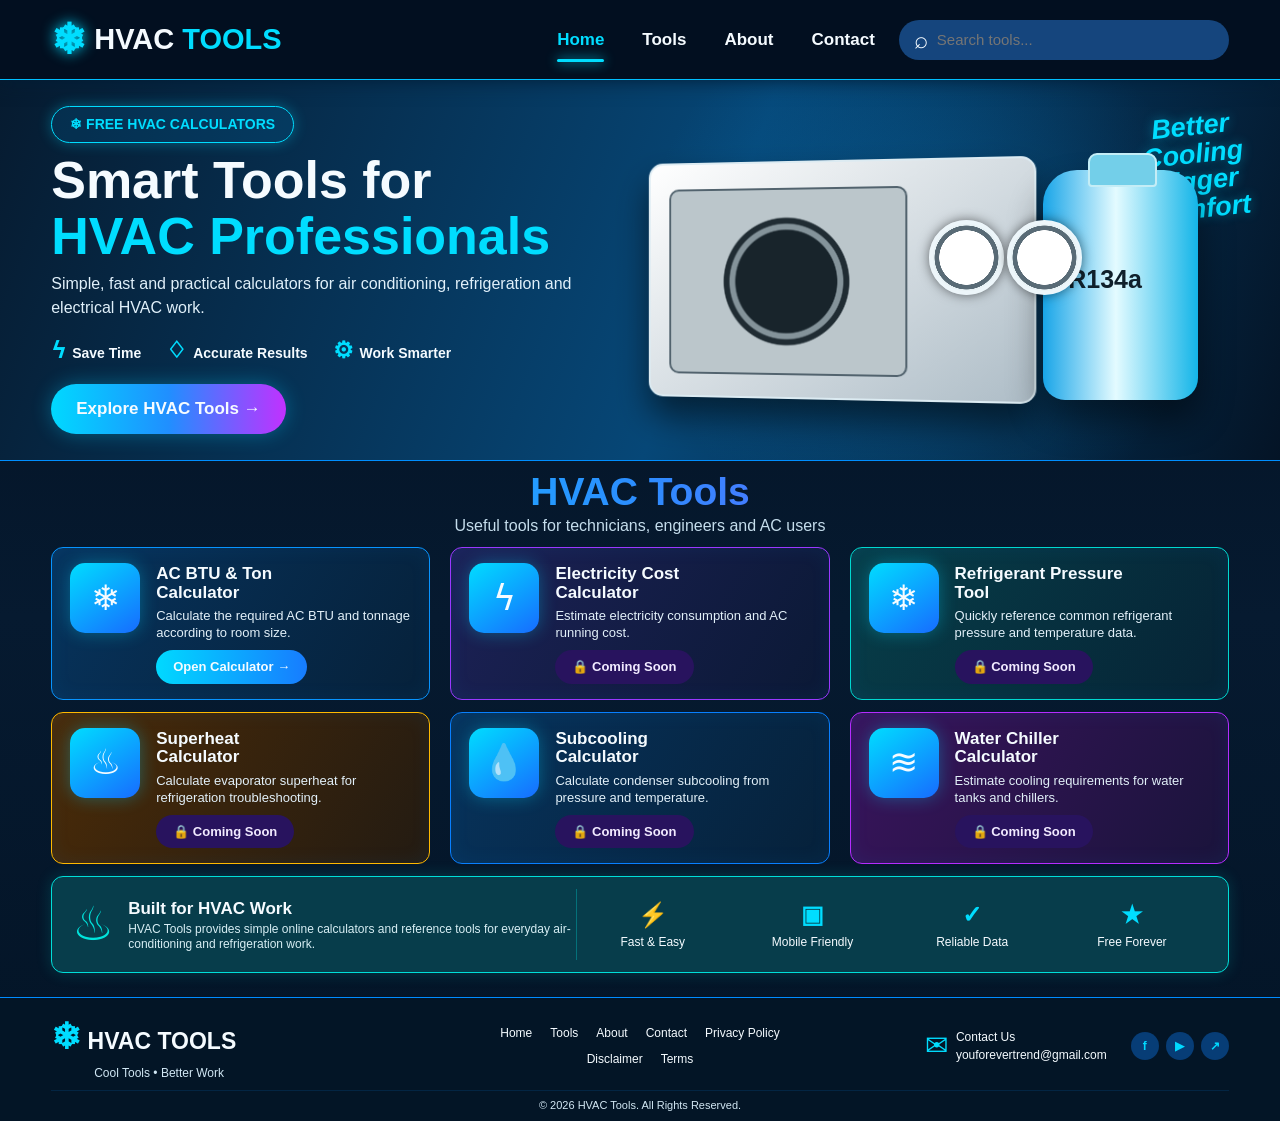
<file: index.html>
<!doctype html>
<html lang="en">
<head>
<meta charset="utf-8">
<meta name="viewport" content="width=device-width,initial-scale=1">
<meta name="description" content="Free HVAC calculators and practical AC tools for technicians and AC users.">
<title>HVAC Tools - Free AC & HVAC Calculators</title>
<style>
:root{--bg:#031426;--bg2:#061d35;--cyan:#00dcff;--blue:#168cff;--purple:#9a36ff;--text:#f5fbff;--muted:#bfd8e9}
*{box-sizing:border-box;margin:0;padding:0}
html{scroll-behavior:smooth}
body{font-family:Arial,Helvetica,sans-serif;color:var(--text);background:linear-gradient(180deg,#020e1d,#061a30 55%,#031426);line-height:1.5}
a{text-decoration:none;color:inherit}
.container{width:min(1340px,92%);margin:auto}

/* NAV */
.navbar{min-height:66px;display:flex;align-items:center;gap:24px;padding:8px 4%;background:#020f20;border-bottom:1px solid #00bfff;position:sticky;top:0;z-index:50;box-shadow:0 0 18px #001d35}
.logo{display:flex;align-items:center;gap:8px;font-size:29px;font-weight:900;white-space:nowrap}
.logo .snow{font-size:42px;color:#00ddff;text-shadow:0 0 14px #00ddff}
.logo strong,.gradient{color:#00ddff}
.nav{display:flex;gap:38px;margin-left:auto}
.nav a{font-weight:700;font-size:17px;padding:14px 0;position:relative}
.nav a:hover,.nav a.active{color:#00ddff}
.nav a.active:after{content:"";position:absolute;left:0;right:0;bottom:4px;height:3px;background:#00ddff;box-shadow:0 0 12px #00ddff;border-radius:5px}
.search{width:330px;height:40px;border-radius:25px;background:#15457d;display:flex;align-items:center;padding:0 15px}
.search span{font-size:24px;margin-right:9px}
.search input{width:100%;border:0;outline:0;background:transparent;color:#fff;font-size:15px}

/* HERO */
.hero{overflow:hidden;min-height:380px;border-bottom:1px solid #008fff;background:radial-gradient(circle at 72% 50%,#0878bd66,transparent 30%),linear-gradient(110deg,#061b30,#064777 55%,#041426)}
.hero-inner{min-height:380px;display:grid;grid-template-columns:48% 52%;align-items:center}
.badge{display:inline-flex;gap:8px;align-items:center;padding:7px 18px;border:1px solid #00ddff;border-radius:25px;color:#00ddff;background:#007bc52b;box-shadow:0 0 14px #00ddff55;font-weight:800;font-size:14px}
.hero h1{font-size:52px;line-height:1.06;margin:10px 0 8px;font-weight:900}
.hero p{max-width:590px;font-size:16px;color:#e0f0fa}
.features{display:flex;gap:25px;flex-wrap:wrap;margin:13px 0 17px}
.feature{font-size:14px;font-weight:700}
.feature b{font-size:23px;color:#00ddff;margin-right:6px}
.cta{display:inline-block;padding:12px 25px;border-radius:28px;background:linear-gradient(90deg,#00d9ff,#208fff,#c131ff);font-size:17px;font-weight:800;box-shadow:0 0 20px #00cfff55}

/* VISUAL */
.visual{height:350px;position:relative}
.ac{position:absolute;left:4%;top:65px;width:390px;height:240px;border-radius:15px;background:linear-gradient(145deg,#fff,#aebdc7);border:2px solid #dcebf2;box-shadow:0 20px 35px #0008;transform:perspective(700px) rotateY(-7deg)}
.ac:before{content:"";position:absolute;left:20px;top:25px;width:240px;height:185px;border:2px solid #52636e;border-radius:10px;background:radial-gradient(circle,#18242b 0 34%,#84939a 35% 38%,#202c33 39% 42%,#bbc6cb 43% 100%)}
.gauges{position:absolute;z-index:3;left:51%;top:125px;display:flex}
.gauge{width:75px;height:75px;border-radius:50%;background:radial-gradient(circle,#fff 0 57%,#596b76 58% 67%,#e8f2f5 68%);border:4px solid #edf6fa;box-shadow:0 0 12px #0008}
.gauge+ .gauge{margin-left:3px}
.cyl{position:absolute;z-index:2;right:5%;top:75px;width:155px;height:230px;border-radius:34px 34px 22px 22px;background:linear-gradient(90deg,#18a5e8,#e4fbff 47%,#14b5e8);box-shadow:0 20px 35px #0007}
.cyl:before{content:"";position:absolute;left:45px;top:-17px;width:65px;height:30px;border-radius:9px 9px 4px 4px;background:#73cfe9;border:2px solid #c4edf6}
.cyl:after{content:"R134a";position:absolute;left:25px;top:91px;color:#10202b;font-size:25px;font-weight:900}
.cool{position:absolute;right:-3%;top:18px;color:#00ddff;font-size:27px;line-height:1.02;text-align:center;font-style:italic;font-weight:900;transform:rotate(-6deg);text-shadow:0 0 12px #00ddff66}

/* TOOLS */
.tools{padding:10px 0 14px}
.heading{text-align:center;margin-bottom:9px}
.heading h2{font-size:39px;line-height:1.1;background:linear-gradient(90deg,#00ddff,#2c8dff,#a63bff);-webkit-background-clip:text;background-clip:text;color:transparent}
.heading p{color:#c5ddec;font-size:16px}
.grid{display:grid;grid-template-columns:repeat(3,1fr);gap:12px 20px}
.card{min-height:146px;padding:15px 18px;border:1px solid #0794ff;border-radius:12px;display:grid;grid-template-columns:70px 1fr;gap:16px;background:linear-gradient(120deg,#07335c,#06213a);box-shadow:inset 0 0 20px #008cff14}
.card:nth-child(2){border-color:#9a38ff;background:linear-gradient(120deg,#1c2156,#0b1935)}
.card:nth-child(3){border-color:#00d8d0;background:linear-gradient(120deg,#073e49,#062335)}
.card:nth-child(4){border-color:#ffb900;background:linear-gradient(120deg,#4a2b08,#231b12)}
.card:nth-child(5){border-color:#087fff}
.card:nth-child(6){border-color:#b52cff;background:linear-gradient(120deg,#39145c,#1a143b)}
.icon{width:70px;height:70px;border-radius:15px;display:grid;place-items:center;font-size:35px;background:linear-gradient(145deg,#00ddff,#176cff);box-shadow:0 0 18px #00d9ff55}
.card h3{font-size:17px;line-height:1.1;margin:2px 0 6px}
.card p{font-size:13px;line-height:1.3;color:#e2f0f9}
.btn{display:inline-block;margin-top:8px;padding:7px 17px;border-radius:20px;background:linear-gradient(90deg,#00d9ff,#177cff);font-size:13px;font-weight:800}
.soon{background:#28135e;color:#f1eaff;box-shadow:none}

/* INFO + FOOTER */
.info{margin-top:12px;border:1px solid #00ded8;border-radius:12px;padding:12px 20px;display:grid;grid-template-columns:1.6fr 2fr;align-items:center;background:#073d4b;box-shadow:0 0 15px #00ded82e}
.info-left{display:flex;align-items:center;gap:14px;border-right:1px solid #00dcd855}
.info-left .big{font-size:47px;color:#00e4dc}.info-left h3{font-size:17px}.info-left p{font-size:12px;max-width:470px;color:#d7eef4;line-height:1.3}
.info-items{display:grid;grid-template-columns:repeat(4,1fr);gap:8px}
.info-item{text-align:center;font-size:12px}.info-item b{display:block;color:#00ddff;font-size:24px}
footer{border-top:1px solid #008cff;background:#031526;margin-top:10px;padding:12px 0 8px}
.footer{display:grid;grid-template-columns:1.2fr 1fr 1.2fr;align-items:center;gap:20px}
.footer-logo{font-size:23px;font-weight:900}.footer-logo span{color:#00ddff;font-size:36px}.tag{font-size:12px;margin-left:43px;color:#d1e7f4}
.footer-links{display:flex;flex-wrap:wrap;justify-content:center;gap:8px 18px;font-size:12px}
.contact{justify-self:end;display:flex;align-items:center;gap:8px;font-size:12px}.mail{font-size:28px;color:#00ddff}.social{display:flex;gap:7px;margin-left:16px}.social a{width:28px;height:28px;border-radius:50%;display:grid;place-items:center;background:#073d76;color:#00d9ff;font-weight:bold}
.copy{border-top:1px solid #008cff22;margin-top:8px;padding-top:6px;text-align:center;font-size:11px;color:#d2e7f3}

/* RESPONSIVE */
@media(max-width:1050px){
  .nav{gap:20px}.search{width:230px}.hero h1{font-size:44px}.grid{gap:10px}
}
@media(max-width:820px){
  .navbar{flex-wrap:wrap}.nav{order:3;width:100%;justify-content:center}.search{margin-left:auto}
  .hero-inner{grid-template-columns:1fr;text-align:center}.hero{padding-top:20px}.hero p{margin:auto}.features{justify-content:center}
  .visual{width:100%;max-width:600px;margin:auto;transform:scale(.85);transform-origin:top center}
  .grid{grid-template-columns:repeat(2,1fr)}
  .info{grid-template-columns:1fr}.info-left{border-right:0;border-bottom:1px solid #00dcd855;padding-bottom:10px}.info-items{padding-top:10px}
  .footer{grid-template-columns:1fr;text-align:center}.contact{justify-self:center}.tag{margin-left:0}
}
@media(max-width:560px){
  .logo{font-size:22px}.logo .snow{font-size:34px}.search{order:2;width:100%;margin:0}.nav{gap:15px}.nav a{font-size:14px}
  .hero h1{font-size:35px}.hero{min-height:610px}.hero-inner{min-height:610px}.visual{transform:scale(.64);height:300px;margin-top:-25px}
  .grid{grid-template-columns:1fr}.heading h2{font-size:31px}.info-items{grid-template-columns:repeat(2,1fr);row-gap:10px}
}
</style>
</head>
<body>

<header class="navbar">
  <a class="logo" href="index.html"><span class="snow">❄</span>HVAC <strong>TOOLS</strong></a>
  <nav class="nav">
    <a class="active" href="index.html">Home</a>
    <a href="#tools">Tools</a>
    <a href="about.html">About</a>
    <a href="Contact.html">Contact</a>
  </nav>
  <div class="search"><span>⌕</span><input id="search" type="search" placeholder="Search tools..."></div>
</header>

<section class="hero">
  <div class="container hero-inner">
    <div>
      <span class="badge">❄ FREE HVAC CALCULATORS</span>
      <h1>Smart Tools for<br><span class="gradient">HVAC Professionals</span></h1>
      <p>Simple, fast and practical calculators for air conditioning, refrigeration and electrical HVAC work.</p>
      <div class="features">
        <span class="feature"><b>ϟ</b>Save Time</span>
        <span class="feature"><b>♢</b>Accurate Results</span>
        <span class="feature"><b>⚙</b>Work Smarter</span>
      </div>
      <a class="cta" href="#tools">Explore HVAC Tools →</a>
    </div>
    <div class="visual">
      <div class="ac"></div>
      <div class="gauges"><div class="gauge"></div><div class="gauge"></div></div>
      <div class="cyl"></div>
      <div class="cool">Better<br>Cooling<br>Bigger<br>Comfort</div>
    </div>
  </div>
</section>

<main id="tools" class="tools">
<div class="container">
  <div class="heading"><h2>HVAC Tools</h2><p>Useful tools for technicians, engineers and AC users</p></div>

  <div class="grid" id="grid">
    <article class="card" data-name="AC BTU Ton Calculator">
      <div class="icon">❄</div><div><h3>AC BTU &amp; Ton<br>Calculator</h3><p>Calculate the required AC BTU and tonnage according to room size.</p><a class="btn" href="btu-calculator.html">Open Calculator →</a></div>
    </article>
    <article class="card" data-name="Electricity Cost Calculator"><div class="icon">ϟ</div><div><h3>Electricity Cost<br>Calculator</h3><p>Estimate electricity consumption and AC running cost.</p><span class="btn soon">🔒 Coming Soon</span></div></article>
    <article class="card" data-name="Refrigerant Pressure Tool"><div class="icon">❄</div><div><h3>Refrigerant Pressure<br>Tool</h3><p>Quickly reference common refrigerant pressure and temperature data.</p><span class="btn soon">🔒 Coming Soon</span></div></article>
    <article class="card" data-name="Superheat Calculator"><div class="icon">♨</div><div><h3>Superheat<br>Calculator</h3><p>Calculate evaporator superheat for refrigeration troubleshooting.</p><span class="btn soon">🔒 Coming Soon</span></div></article>
    <article class="card" data-name="Subcooling Calculator"><div class="icon">💧</div><div><h3>Subcooling<br>Calculator</h3><p>Calculate condenser subcooling from pressure and temperature.</p><span class="btn soon">🔒 Coming Soon</span></div></article>
    <article class="card" data-name="Water Chiller Calculator"><div class="icon">≋</div><div><h3>Water Chiller<br>Calculator</h3><p>Estimate cooling requirements for water tanks and chillers.</p><span class="btn soon">🔒 Coming Soon</span></div></article>
  </div>

  <section class="info">
    <div class="info-left"><span class="big">♨</span><div><h3>Built for HVAC Work</h3><p>HVAC Tools provides simple online calculators and reference tools for everyday air-conditioning and refrigeration work.</p></div></div>
    <div class="info-items">
      <div class="info-item"><b>⚡</b>Fast &amp; Easy</div><div class="info-item"><b>▣</b>Mobile Friendly</div><div class="info-item"><b>✓</b>Reliable Data</div><div class="info-item"><b>★</b>Free Forever</div>
    </div>
  </section>
</div>
</main>

<footer>
<div class="container footer">
  <div><div class="footer-logo"><span>❄</span> HVAC <strong>TOOLS</strong></div><div class="tag">Cool Tools • Better Work</div></div>
  <nav class="footer-links">
    <a href="index.html">Home</a><a href="#tools">Tools</a><a href="about.html">About</a><a href="contact.html">Contact</a>
    <a href="Privacy.html">Privacy Policy</a><a href="Disclaimer.html">Disclaimer</a><a href="Terms.html">Terms</a>
  </nav>
  <div class="contact"><span class="mail">✉</span><span>Contact Us<br>youforevertrend@gmail.com</span><div class="social"><a href="#">f</a><a href="#">▶</a><a href="#">↗</a></div></div>
</div>
<div class="container copy">© 2026 HVAC Tools. All Rights Reserved.</div>
</footer>

<script>
const input=document.getElementById("search");
const cards=document.querySelectorAll(".card");
input.addEventListener("input",()=>{
  const q=input.value.toLowerCase().trim();
  cards.forEach(c=>c.style.display=c.dataset.name.toLowerCase().includes(q)?"":"none");
});
</script>
</body>
</html>
</file>
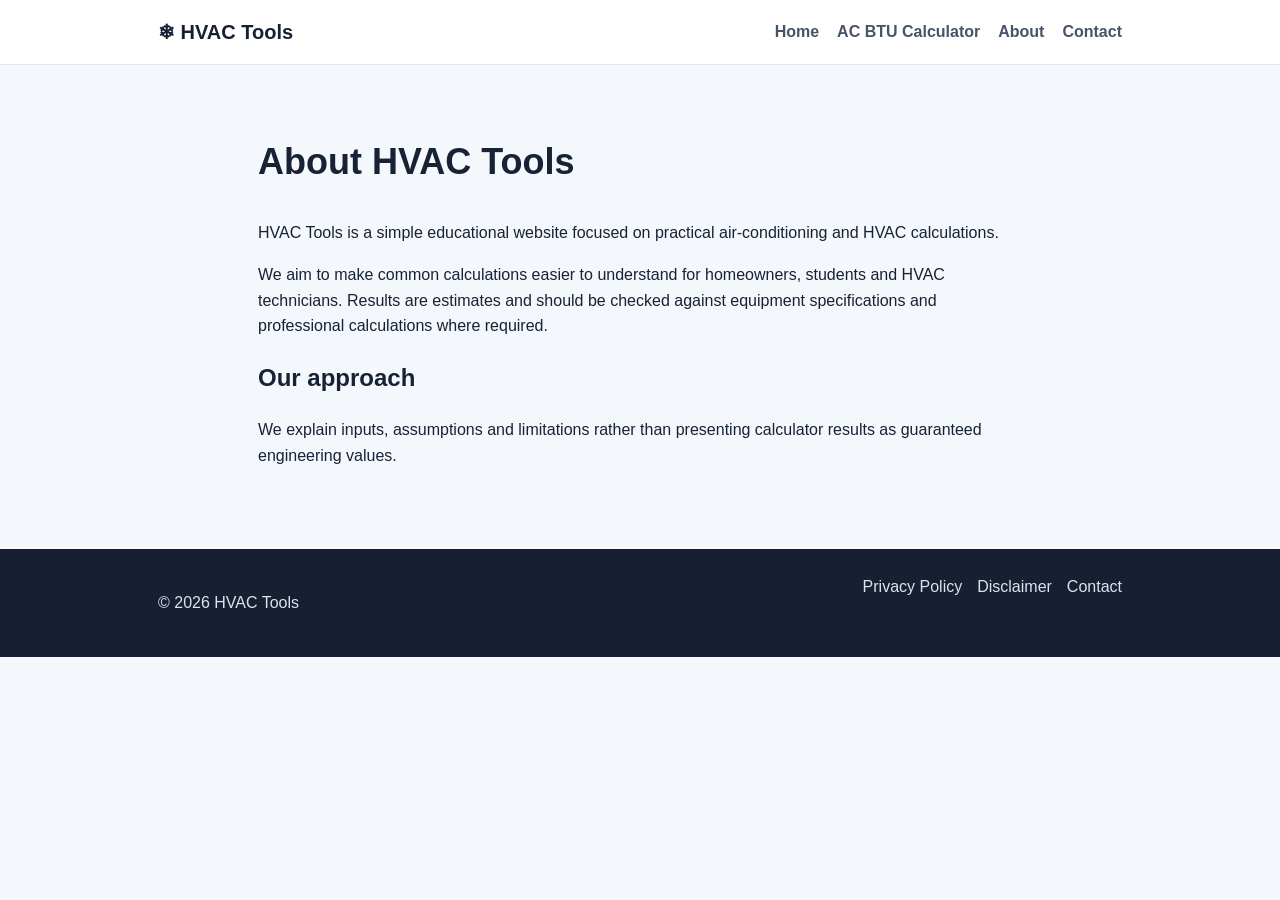
<file: about.html>
<!doctype html><html lang="en"><head><meta charset="utf-8"><meta name="viewport" content="width=device-width,initial-scale=1"><title>About HVAC Tools</title><meta name="description" content="Learn about HVAC Tools and our practical HVAC calculators."><link rel="stylesheet" href="style.css"></head><body>
<header><div class="wrap nav"><a class="logo" href="index.html">❄ HVAC Tools</a><nav><a href="index.html">Home</a><a href="ac-btu-calculator.html">AC BTU Calculator</a><a href="about.html">About</a><a href="contact.html">Contact</a></nav></div></header><main><section class="wrap section prose"><h1>About HVAC Tools</h1><p>HVAC Tools is a simple educational website focused on practical air-conditioning and HVAC calculations.</p><p>We aim to make common calculations easier to understand for homeowners, students and HVAC technicians. Results are estimates and should be checked against equipment specifications and professional calculations where required.</p><h2>Our approach</h2><p>We explain inputs, assumptions and limitations rather than presenting calculator results as guaranteed engineering values.</p></section></main><footer><div class="wrap"><p>© 2026 HVAC Tools</p><div><a href="privacy-policy.html">Privacy Policy</a><a href="disclaimer.html">Disclaimer</a><a href="contact.html">Contact</a></div></div></footer></body></html>
</file>
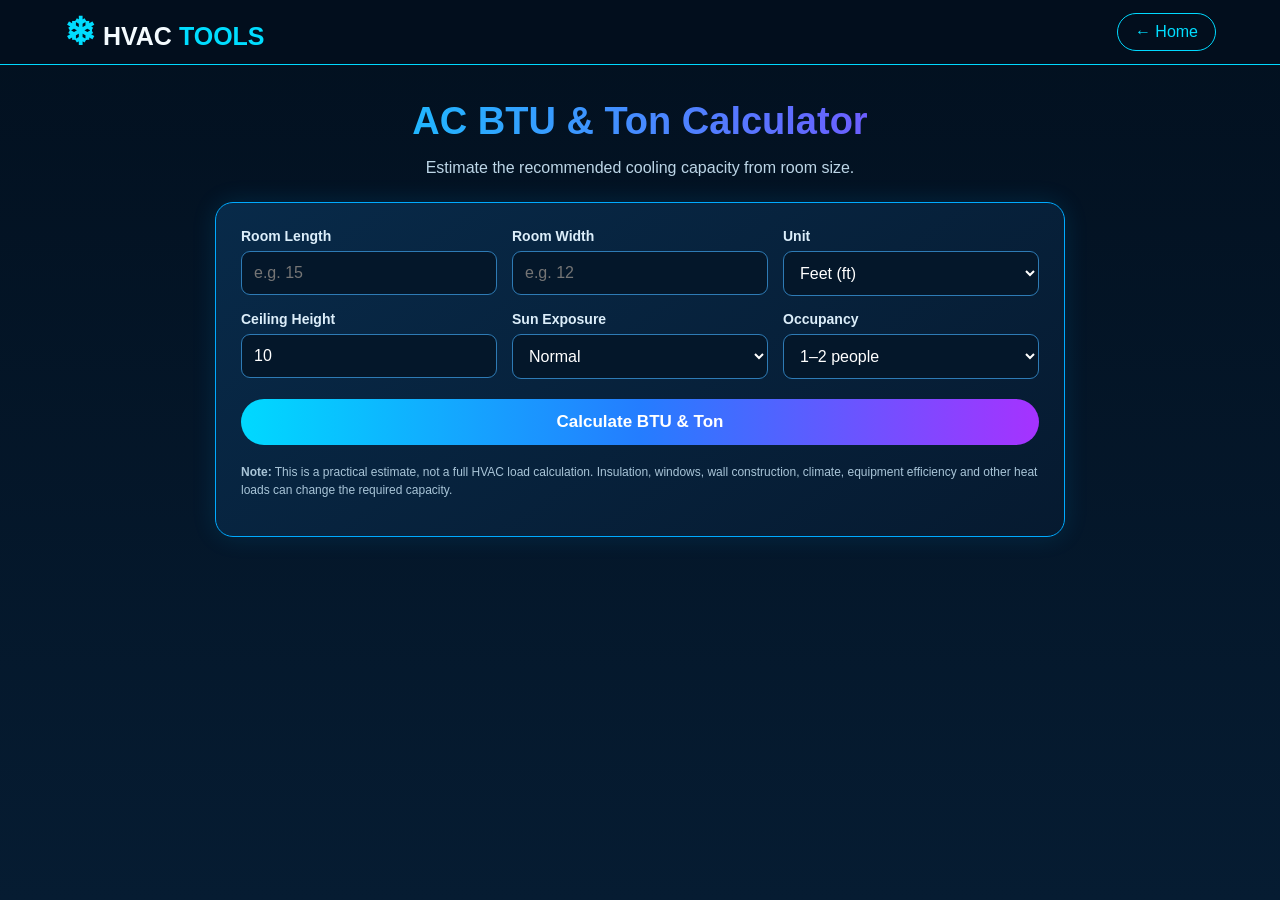
<file: btu-calculator.html>
<!doctype html>
<html lang="en">
<head>
<meta charset="UTF-8">
<meta name="viewport" content="width=device-width,initial-scale=1">
<meta name="description" content="Free AC BTU and ton calculator. Estimate cooling capacity from room dimensions.">
<title>AC BTU & Ton Calculator - HVAC Tools</title>
<style>
*{box-sizing:border-box}
body{margin:0;font-family:Arial,Helvetica,sans-serif;background:linear-gradient(180deg,#02101f,#061c32);color:#f4fbff;min-height:100vh}
a{text-decoration:none;color:inherit}
.nav{height:65px;background:#020e1d;border-bottom:1px solid #00d9ff;display:flex;align-items:center;justify-content:space-between;padding:0 5%;position:sticky;top:0;z-index:5}
.logo{font-size:25px;font-weight:900}.logo span{color:#00ddff;font-size:38px}.logo strong{color:#00ddff}
.back{padding:9px 17px;border:1px solid #00d9ff;border-radius:20px;color:#00ddff}
.wrap{width:min(850px,92%);margin:35px auto}
h1{text-align:center;font-size:38px;margin:0 0 7px;background:linear-gradient(90deg,#00ddff,#8c38ff);-webkit-background-clip:text;background-clip:text;color:transparent}
.sub{text-align:center;color:#bdd6e7;margin-bottom:25px}
.box{background:linear-gradient(145deg,#082a49,#061a30);border:1px solid #00aaff;border-radius:18px;padding:25px;box-shadow:0 0 25px #00aaff22}
.form{display:grid;grid-template-columns:repeat(3,1fr);gap:15px}
label{font-size:14px;font-weight:bold;color:#dceefa}
input,select{width:100%;margin-top:7px;padding:12px;border:1px solid #2e7bb5;border-radius:9px;background:#04172a;color:#fff;font-size:16px;outline:none}
input:focus,select:focus{border-color:#00ddff;box-shadow:0 0 8px #00ddff44}
button{width:100%;margin-top:20px;padding:13px;border:0;border-radius:25px;color:#fff;background:linear-gradient(90deg,#00d9ff,#247dff,#a632ff);font-size:17px;font-weight:800;cursor:pointer}
button:hover{filter:brightness(1.12)}
.result{display:none;margin-top:22px;padding:20px;border-radius:14px;background:#03233d;border:1px solid #00ddff;text-align:center}
.result.show{display:block}
.main-result{font-size:35px;font-weight:900;color:#00ddff;margin:4px}
.small{color:#c5dce9;font-size:14px}
.note{margin-top:18px;color:#a9c5d8;font-size:12px;line-height:1.5}
.error{color:#ff8790;margin-top:10px;text-align:center;display:none}
@media(max-width:650px){.nav{padding:0 4%}.logo{font-size:20px}.logo span{font-size:30px}.wrap{margin:22px auto}.box{padding:18px}.form{grid-template-columns:1fr}h1{font-size:30px}}
</style>
</head>
<body>
<header class="nav">
<a class="logo" href="index.html"><span>❄</span> HVAC <strong>TOOLS</strong></a>
<a class="back" href="index.html">← Home</a>
</header>

<main class="wrap">
<h1>AC BTU &amp; Ton Calculator</h1>
<p class="sub">Estimate the recommended cooling capacity from room size.</p>

<section class="box">
<div class="form">
  <label>Room Length
    <input id="length" type="number" min="0" step="0.1" placeholder="e.g. 15">
  </label>
  <label>Room Width
    <input id="width" type="number" min="0" step="0.1" placeholder="e.g. 12">
  </label>
  <label>Unit
    <select id="unit"><option value="ft">Feet (ft)</option><option value="m">Meters (m)</option></select>
  </label>
</div>

<div class="form" style="margin-top:15px">
  <label>Ceiling Height
    <input id="height" type="number" min="0" step="0.1" value="10">
  </label>
  <label>Sun Exposure
    <select id="sun"><option value="1">Normal</option><option value="1.1">High / Sunny</option></select>
  </label>
  <label>Occupancy
    <select id="people"><option value="1">1–2 people</option><option value="1.05">3–4 people</option><option value="1.1">5+ people</option></select>
  </label>
</div>

<button id="calculate">Calculate BTU &amp; Ton</button>
<div id="error" class="error">Please enter valid room dimensions.</div>

<div id="result" class="result">
  <div class="small">Estimated cooling capacity</div>
  <div id="btu" class="main-result">0 BTU/h</div>
  <div id="tons" class="small">0 ton</div>
  <div id="area" class="small"></div>
</div>

<p class="note"><b>Note:</b> This is a practical estimate, not a full HVAC load calculation. Insulation, windows, wall construction, climate, equipment efficiency and other heat loads can change the required capacity.</p>
</section>
</main>

<script>
document.getElementById("calculate").addEventListener("click",function(){
  const L=parseFloat(document.getElementById("length").value);
  const W=parseFloat(document.getElementById("width").value);
  const H=parseFloat(document.getElementById("height").value);
  const unit=document.getElementById("unit").value;
  const sun=parseFloat(document.getElementById("sun").value);
  const people=parseFloat(document.getElementById("people").value);
  const error=document.getElementById("error");
  const result=document.getElementById("result");

  if(!Number.isFinite(L)||!Number.isFinite(W)||!Number.isFinite(H)||L<=0||W<=0||H<=0){
    error.style.display="block";
    result.classList.remove("show");
    return;
  }
  error.style.display="none";

  // Practical residential estimate. Convert metric area to square feet.
  const areaSqFt=unit==="m" ? L*W*10.7639 : L*W;
  const heightFactor=H/(unit==="m"?2.8:9);
  let btu=areaSqFt*20*heightFactor*sun*people;

  // Round to the nearest 1,000 BTU/h for a readable practical estimate.
  btu=Math.max(6000,Math.round(btu/1000)*1000);
  const tons=btu/12000;

  document.getElementById("btu").textContent=btu.toLocaleString()+" BTU/h";
  document.getElementById("tons").textContent=tons.toFixed(2)+" ton";
  document.getElementById("area").textContent="Room area: "+areaSqFt.toFixed(1)+" sq ft";
  result.classList.add("show");
});
</script>
</body>
</html>
</file>
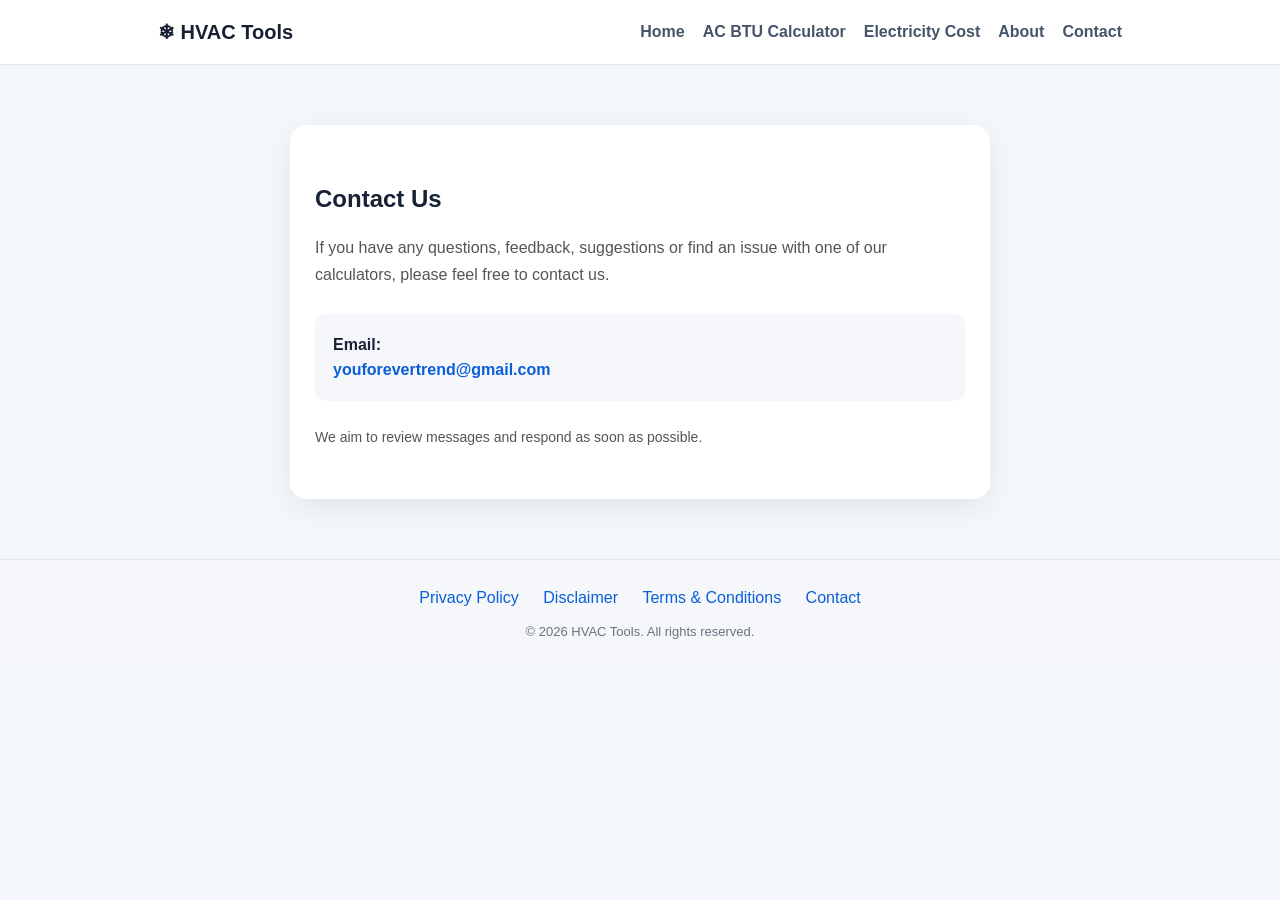
<file: contact.html>
<!doctype html>
<html lang="en">
<head>
<meta charset="utf-8">
<meta name="viewport" content="width=device-width,initial-scale=1">

<title>Contact Us - HVAC Tools</title>

<meta name="description" content="Contact HVAC Tools for questions, feedback, suggestions and website-related inquiries.">

<link rel="stylesheet" href="style.css">

<style>
.contact-box {
  max-width: 700px;
  margin: 60px auto;
  padding: 35px 25px;
  background: #ffffff;
  border-radius: 16px;
  box-shadow: 0 8px 30px rgba(0,0,0,0.08);
}

.contact-box h1 {
  margin-bottom: 15px;
}

.contact-box p {
  line-height: 1.7;
  color: #555;
}

.email-box {
  margin-top: 25px;
  padding: 18px;
  background: #f5f7fb;
  border-radius: 10px;
}

.email-box a {
  color: #0b5ed7;
  font-weight: 600;
  text-decoration: none;
}

.contact-note {
  margin-top: 25px;
  font-size: 14px;
}
</style>

</head>

<body>

<header>
  <div class="wrap nav">

    <a class="logo" href="index.html">
      ❄ HVAC Tools
    </a>

    <nav>
      <a href="index.html">Home</a>
      <a href="ac-btu-calculator.html">AC BTU Calculator</a>
      <a href="electricity-cost.html">Electricity Cost</a>
      <a href="about.html">About</a>
      <a href="contact.html">Contact</a>
    </nav>

  </div>
</header>


<main>

<div class="wrap">

  <section class="contact-box">

    <h1>Contact Us</h1>

    <p>
      If you have any questions, feedback, suggestions or
      find an issue with one of our calculators, please feel
      free to contact us.
    </p>

    <div class="email-box">

      <strong>Email:</strong><br>

      <a href="mailto:youforevertrend@gmail.com">
        youforevertrend@gmail.com
      </a>

    </div>

    <p class="contact-note">
      We aim to review messages and respond as soon as possible.
    </p>

  </section>

</div>

</main>


<footer style="
  margin-top:50px;
  padding:25px 15px;
  text-align:center;
  background:#f5f7fb;
  border-top:1px solid #e5e7eb;
">

  <div style="margin-bottom:12px;">

    <a href="Privacy.html"
       style="margin:0 10px;color:#0b5ed7;text-decoration:none;">
      Privacy Policy
    </a>

    <a href="Disclaimer.html"
       style="margin:0 10px;color:#0b5ed7;text-decoration:none;">
      Disclaimer
    </a>

    <a href="Terms.html"
       style="margin:0 10px;color:#0b5ed7;text-decoration:none;">
      Terms & Conditions
    </a>

    <a href="contact.html"
       style="margin:0 10px;color:#0b5ed7;text-decoration:none;">
      Contact
    </a>

  </div>

  <p style="margin:0;color:#6b7280;font-size:13px;">
    © 2026 HVAC Tools. All rights reserved.
  </p>

</footer>

</body>
</html>
</file>
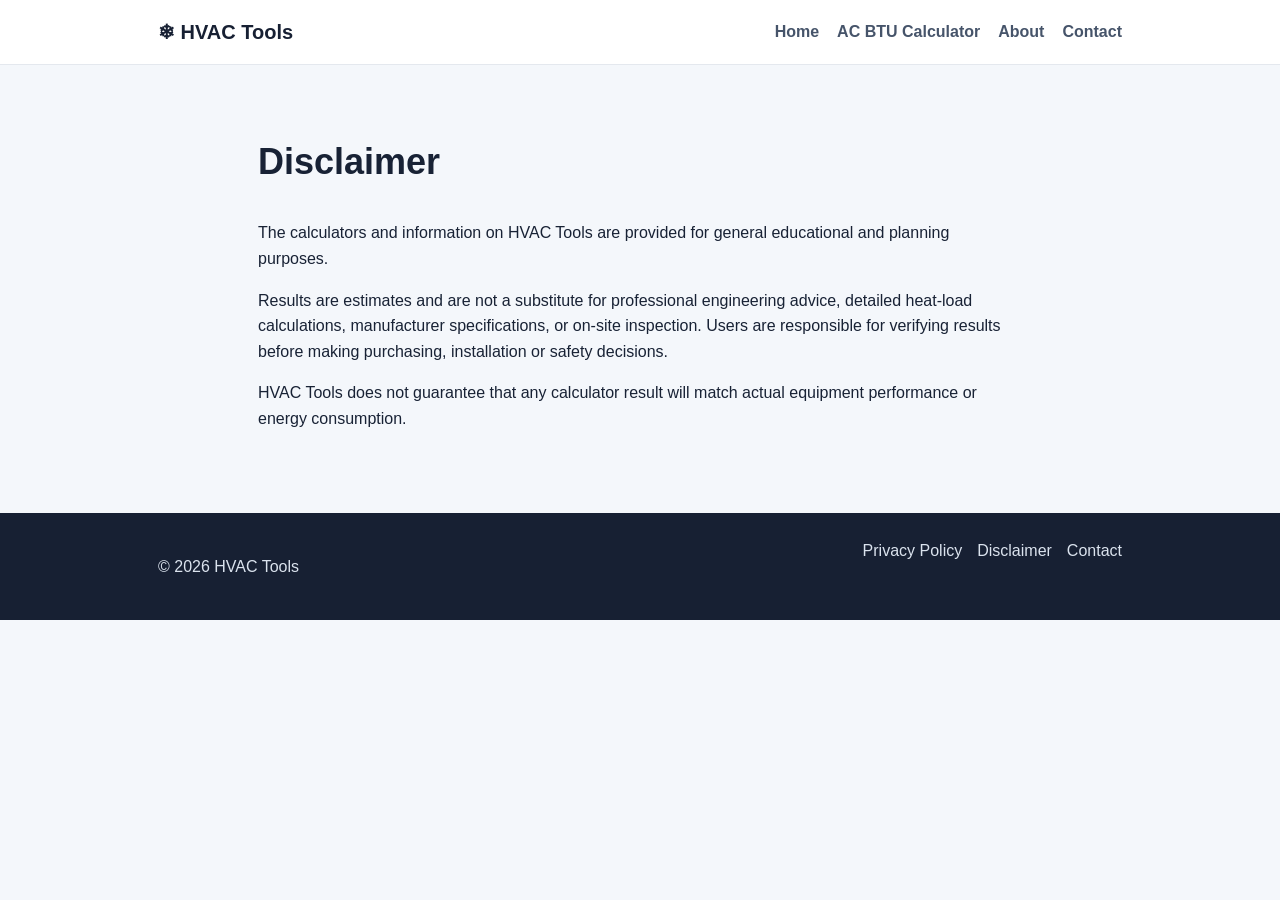
<file: disclaimer.html>
<!doctype html><html lang="en"><head><meta charset="utf-8"><meta name="viewport" content="width=device-width,initial-scale=1"><title>Disclaimer | HVAC Tools</title><meta name="description" content="Disclaimer for HVAC Tools calculations and information."><link rel="stylesheet" href="style.css"></head><body>
<header><div class="wrap nav"><a class="logo" href="index.html">❄ HVAC Tools</a><nav><a href="index.html">Home</a><a href="ac-btu-calculator.html">AC BTU Calculator</a><a href="about.html">About</a><a href="contact.html">Contact</a></nav></div></header><main><section class="wrap section prose"><h1>Disclaimer</h1><p>The calculators and information on HVAC Tools are provided for general educational and planning purposes.</p><p>Results are estimates and are not a substitute for professional engineering advice, detailed heat-load calculations, manufacturer specifications, or on-site inspection. Users are responsible for verifying results before making purchasing, installation or safety decisions.</p><p>HVAC Tools does not guarantee that any calculator result will match actual equipment performance or energy consumption.</p></section></main><footer><div class="wrap"><p>© 2026 HVAC Tools</p><div><a href="privacy-policy.html">Privacy Policy</a><a href="disclaimer.html">Disclaimer</a><a href="contact.html">Contact</a></div></div></footer></body></html>
</file>
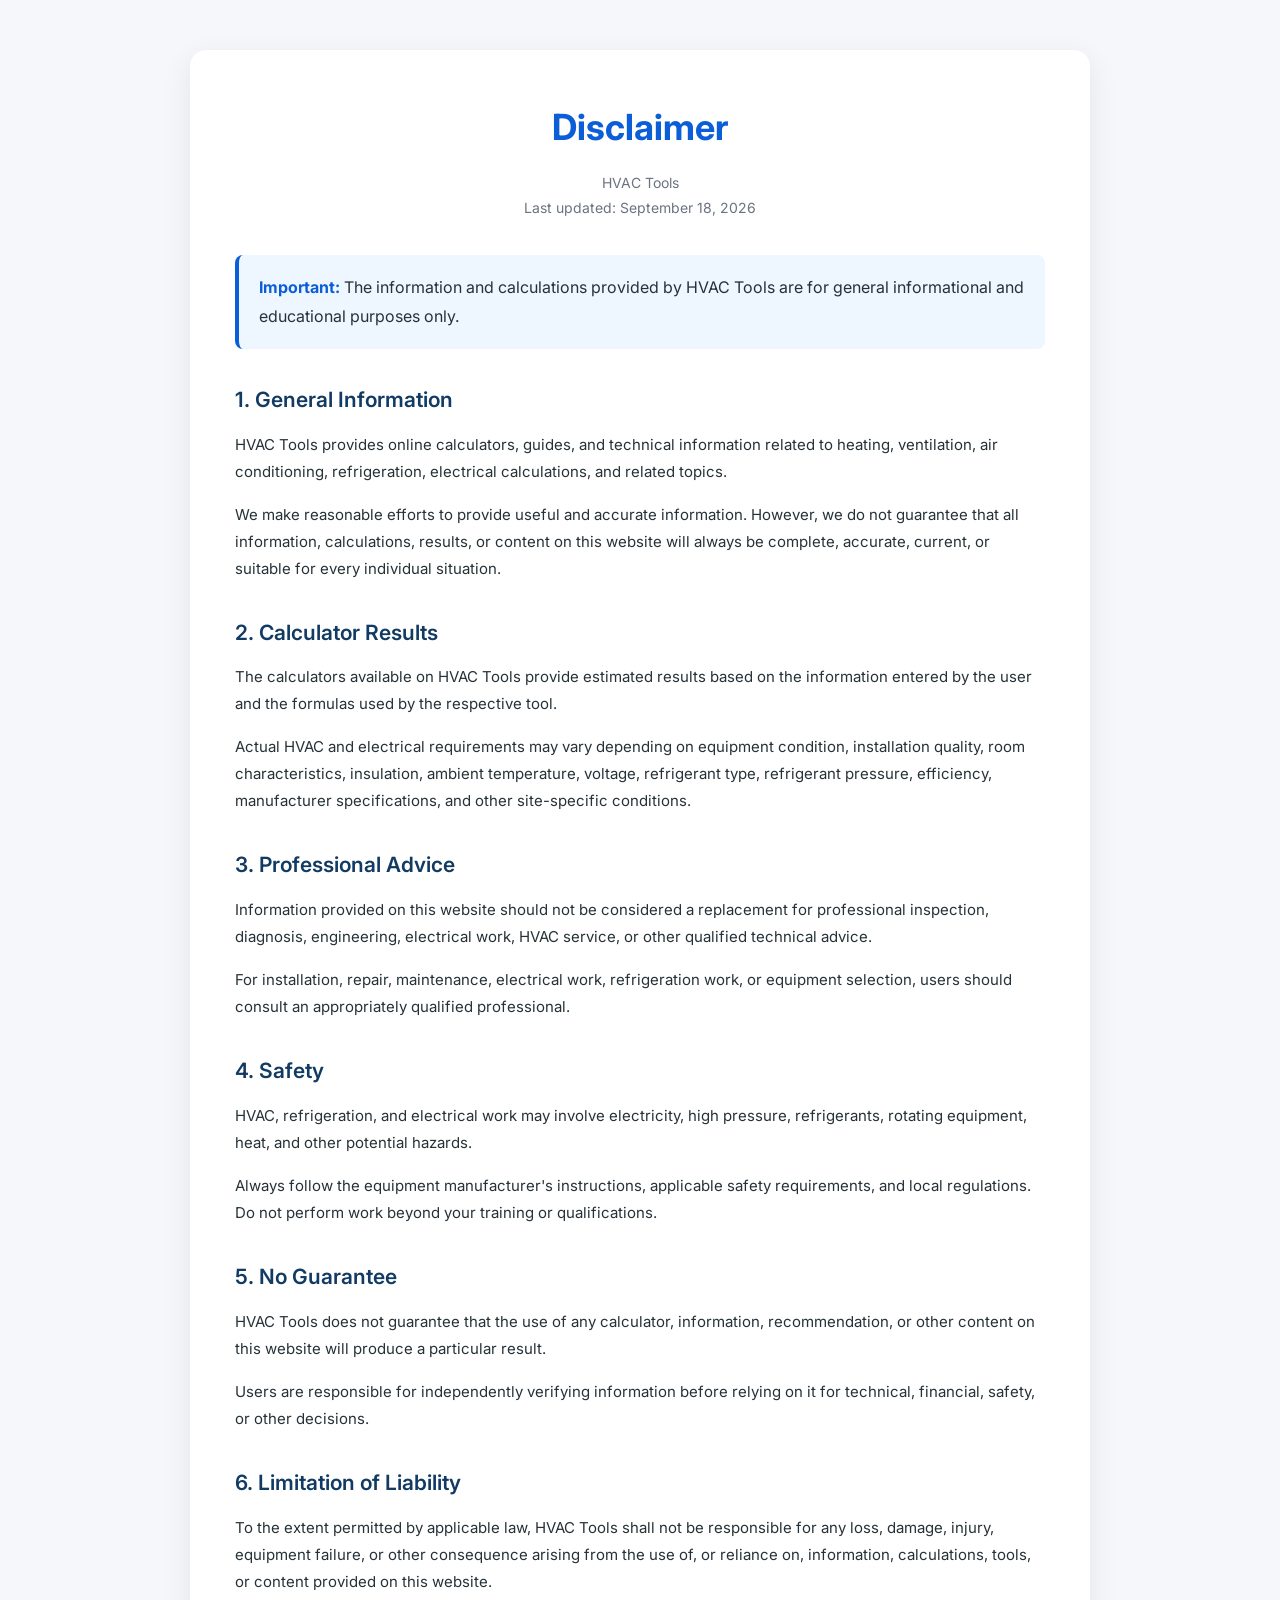
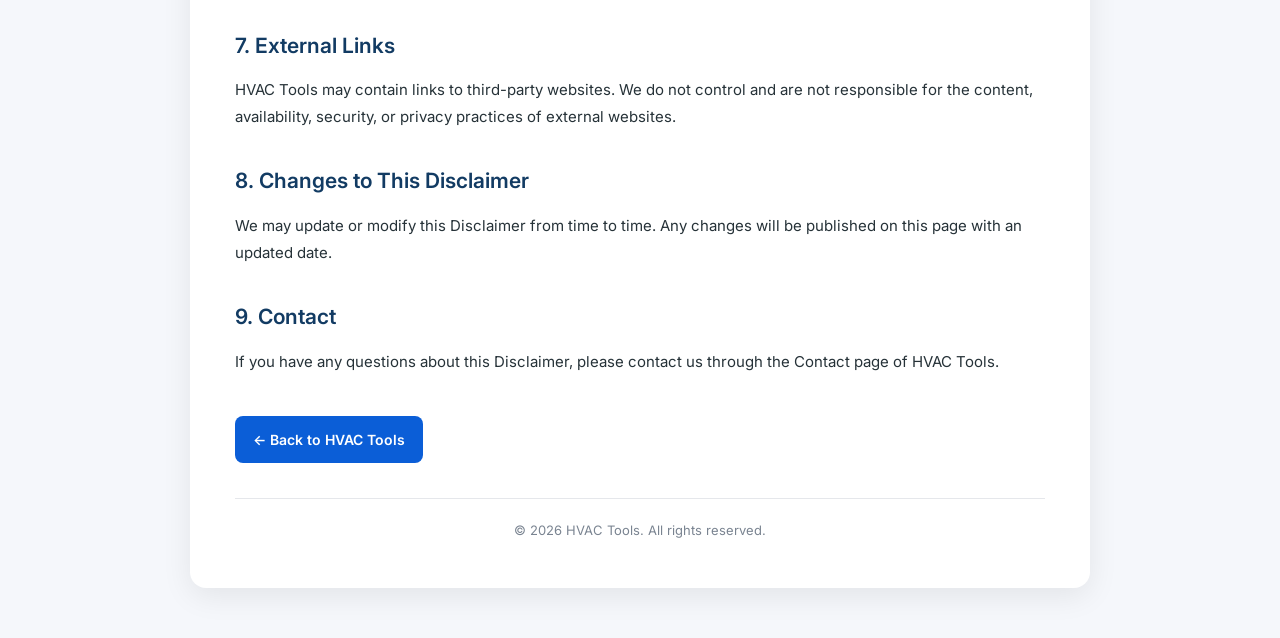
<file: Disclaimer.html>
<!DOCTYPE html><html lang="en">
<head>
  <meta charset="UTF-8">
  <meta name="viewport" content="width=device-width, initial-scale=1.0">  <title>Disclaimer - HVAC Tools</title>
  <meta name="description" content="Read the disclaimer for HVAC Tools, including information about calculators, technical information, accuracy, and professional advice.">  <!-- Professional Google Font -->  <link rel="preconnect" href="https://fonts.googleapis.com">
  <link rel="preconnect" href="https://fonts.gstatic.com" crossorigin>
  <link href="https://fonts.googleapis.com/css2?family=Inter:wght@400;500;600;700&display=swap" rel="stylesheet">  <style>
    * {
      box-sizing: border-box;
    }

    body {
      margin: 0;
      padding: 0;
      background: #f5f7fb;
      color: #263238;
      font-family: "Inter", Arial, sans-serif;
      line-height: 1.8;
    }

    .container {
      max-width: 900px;
      margin: 50px auto;
      padding: 45px;
      background: #ffffff;
      border-radius: 16px;
      box-shadow: 0 8px 30px rgba(0, 0, 0, 0.08);
    }

    .header {
      text-align: center;
      margin-bottom: 35px;
    }

    .header h1 {
      margin: 0 0 10px;
      font-size: 36px;
      font-weight: 700;
      color: #0b5ed7;
    }

    .header p {
      margin: 0;
      color: #6b7280;
      font-size: 14px;
    }

    h2 {
      margin-top: 32px;
      margin-bottom: 12px;
      font-size: 21px;
      font-weight: 600;
      color: #123b63;
    }

    p {
      margin: 0 0 16px;
      font-size: 15px;
    }

    ul {
      padding-left: 24px;
      margin-bottom: 20px;
    }

    li {
      margin-bottom: 8px;
      font-size: 15px;
    }

    .notice {
      margin: 25px 0;
      padding: 18px 20px;
      background: #eef6ff;
      border-left: 4px solid #0b5ed7;
      border-radius: 8px;
    }

    .notice strong {
      color: #0b5ed7;
    }

    .back-link {
      display: inline-block;
      margin-top: 25px;
      padding: 11px 18px;
      background: #0b5ed7;
      color: #ffffff;
      text-decoration: none;
      border-radius: 8px;
      font-size: 14px;
      font-weight: 600;
      transition: 0.2s;
    }

    .back-link:hover {
      opacity: 0.9;
    }

    .footer {
      text-align: center;
      margin-top: 35px;
      padding-top: 20px;
      border-top: 1px solid #e5e7eb;
      color: #7a8491;
      font-size: 13px;
    }

    @media (max-width: 600px) {
      .container {
        margin: 20px 12px;
        padding: 25px 20px;
        border-radius: 12px;
      }

      .header h1 {
        font-size: 29px;
      }

      h2 {
        font-size: 19px;
      }

      p,
      li {
        font-size: 14px;
      }
    }
  </style></head><body>  <main class="container"><div class="header">
  <h1>Disclaimer</h1>
  <p>HVAC Tools</p>
  <p>Last updated: September 18, 2026</p>
</div>

<div class="notice">
  <strong>Important:</strong>
  The information and calculations provided by HVAC Tools are for
  general informational and educational purposes only.
</div>

<h2>1. General Information</h2>

<p>
  HVAC Tools provides online calculators, guides, and technical
  information related to heating, ventilation, air conditioning,
  refrigeration, electrical calculations, and related topics.
</p>

<p>
  We make reasonable efforts to provide useful and accurate information.
  However, we do not guarantee that all information, calculations,
  results, or content on this website will always be complete, accurate,
  current, or suitable for every individual situation.
</p>

<h2>2. Calculator Results</h2>

<p>
  The calculators available on HVAC Tools provide estimated results
  based on the information entered by the user and the formulas used
  by the respective tool.
</p>

<p>
  Actual HVAC and electrical requirements may vary depending on
  equipment condition, installation quality, room characteristics,
  insulation, ambient temperature, voltage, refrigerant type,
  refrigerant pressure, efficiency, manufacturer specifications,
  and other site-specific conditions.
</p>

<h2>3. Professional Advice</h2>

<p>
  Information provided on this website should not be considered a
  replacement for professional inspection, diagnosis, engineering,
  electrical work, HVAC service, or other qualified technical advice.
</p>

<p>
  For installation, repair, maintenance, electrical work, refrigeration
  work, or equipment selection, users should consult an appropriately
  qualified professional.
</p>

<h2>4. Safety</h2>

<p>
  HVAC, refrigeration, and electrical work may involve electricity,
  high pressure, refrigerants, rotating equipment, heat, and other
  potential hazards.
</p>

<p>
  Always follow the equipment manufacturer's instructions, applicable
  safety requirements, and local regulations. Do not perform work
  beyond your training or qualifications.
</p>

<h2>5. No Guarantee</h2>

<p>
  HVAC Tools does not guarantee that the use of any calculator,
  information, recommendation, or other content on this website will
  produce a particular result.
</p>

<p>
  Users are responsible for independently verifying information before
  relying on it for technical, financial, safety, or other decisions.
</p>

<h2>6. Limitation of Liability</h2>

<p>
  To the extent permitted by applicable law, HVAC Tools shall not be
  responsible for any loss, damage, injury, equipment failure, or other
  consequence arising from the use of, or reliance on, information,
  calculations, tools, or content provided on this website.
</p>

<h2>7. External Links</h2>

<p>
  HVAC Tools may contain links to third-party websites. We do not
  control and are not responsible for the content, availability,
  security, or privacy practices of external websites.
</p>

<h2>8. Changes to This Disclaimer</h2>

<p>
  We may update or modify this Disclaimer from time to time. Any changes
  will be published on this page with an updated date.
</p>

<h2>9. Contact</h2>

<p>
  If you have any questions about this Disclaimer, please contact us
  through the Contact page of HVAC Tools.
</p>

<a class="back-link" href="index.html">
  ← Back to HVAC Tools
</a>

<div class="footer">
  © 2026 HVAC Tools. All rights reserved.
</div>

  </main></body>
</html>
</file>
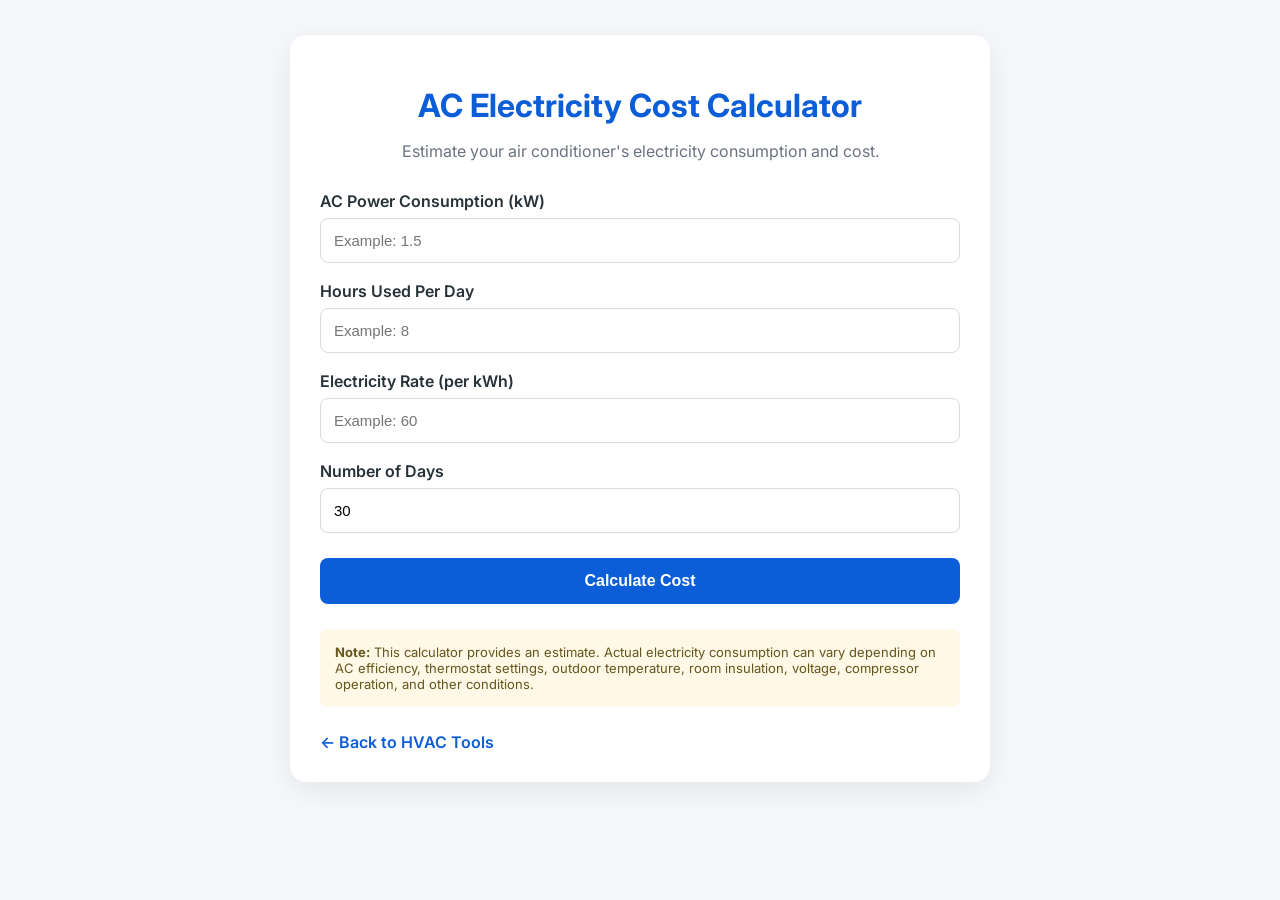
<file: electricity-cost.html>
<!DOCTYPE html><html lang="en">
<head>
  <meta charset="UTF-8">
  <meta name="viewport" content="width=device-width, initial-scale=1.0">  <title>AC Electricity Cost Calculator - HVAC Tools</title>
  <meta name="description" content="Calculate your air conditioner electricity consumption and estimated daily and monthly electricity cost.">  <link rel="preconnect" href="https://fonts.googleapis.com">
  <link rel="preconnect" href="https://fonts.gstatic.com" crossorigin>
  <link href="https://fonts.googleapis.com/css2?family=Inter:wght@400;500;600;700&display=swap" rel="stylesheet">  <style>
    * {
      box-sizing: border-box;
    }

    body {
      margin: 0;
      background: #f5f7fb;
      color: #263238;
      font-family: "Inter", Arial, sans-serif;
    }

    .container {
      max-width: 700px;
      margin: 35px auto;
      padding: 30px;
      background: white;
      border-radius: 16px;
      box-shadow: 0 8px 30px rgba(0,0,0,0.08);
    }

    h1 {
      text-align: center;
      color: #0b5ed7;
      margin-bottom: 10px;
    }

    .intro {
      text-align: center;
      color: #6b7280;
      margin-bottom: 30px;
    }

    label {
      display: block;
      margin-top: 18px;
      margin-bottom: 7px;
      font-weight: 600;
    }

    input {
      width: 100%;
      padding: 13px;
      border: 1px solid #d5dbe3;
      border-radius: 8px;
      font-size: 15px;
    }

    button {
      width: 100%;
      margin-top: 25px;
      padding: 14px;
      border: none;
      border-radius: 8px;
      background: #0b5ed7;
      color: white;
      font-size: 16px;
      font-weight: 600;
      cursor: pointer;
    }

    button:hover {
      opacity: 0.9;
    }

    .result {
      display: none;
      margin-top: 25px;
      padding: 20px;
      background: #eef6ff;
      border-radius: 10px;
      border-left: 4px solid #0b5ed7;
    }

    .result p {
      margin: 9px 0;
    }

    .back {
      display: inline-block;
      margin-top: 25px;
      color: #0b5ed7;
      text-decoration: none;
      font-weight: 600;
    }

    .note {
      margin-top: 25px;
      padding: 15px;
      background: #fff8e6;
      border-radius: 8px;
      font-size: 13px;
      color: #66551c;
    }

    @media (max-width: 600px) {
      .container {
        margin: 20px 12px;
        padding: 22px;
      }

      h1 {
        font-size: 27px;
      }
    }
  </style></head><body><div class="container">  <h1>AC Electricity Cost Calculator</h1>  <p class="intro">
    Estimate your air conditioner's electricity consumption and cost.
  </p><label for="power">AC Power Consumption (kW)</label>
<input type="number" id="power" placeholder="Example: 1.5" step="0.01">

<label for="hours">Hours Used Per Day</label>
<input type="number" id="hours" placeholder="Example: 8" step="0.1">

<label for="rate">Electricity Rate (per kWh)</label>
<input type="number" id="rate" placeholder="Example: 60" step="0.01">

<label for="days">Number of Days</label>
<input type="number" id="days" value="30">

<button onclick="calculateCost()">Calculate Cost</button>

  <div class="result" id="result"><p>
  <strong>Daily Consumption:</strong>
  <span id="dailyUnits"></span> kWh
</p>

<p>
  <strong>Daily Cost:</strong>
  <span id="dailyCost"></span>
</p>

<p>
  <strong>Monthly Consumption:</strong>
  <span id="monthlyUnits"></span> kWh
</p>

<p>
  <strong>Estimated Monthly Cost:</strong>
  <span id="monthlyCost"></span>
</p>

  </div>  <div class="note">
    <strong>Note:</strong> This calculator provides an estimate.
    Actual electricity consumption can vary depending on AC efficiency,
    thermostat settings, outdoor temperature, room insulation, voltage,
    compressor operation, and other conditions.
  </div>  <a class="back" href="index.html">
    ← Back to HVAC Tools
  </a></div><script>
function calculateCost() {

  const power = parseFloat(document.getElementById("power").value);
  const hours = parseFloat(document.getElementById("hours").value);
  const rate = parseFloat(document.getElementById("rate").value);
  const days = parseFloat(document.getElementById("days").value);

  if (
    isNaN(power) ||
    isNaN(hours) ||
    isNaN(rate) ||
    isNaN(days) ||
    power <= 0 ||
    hours <= 0 ||
    rate < 0 ||
    days <= 0
  ) {
    alert("Please enter valid values.");
    return;
  }

  const dailyUnits = power * hours;
  const dailyCost = dailyUnits * rate;
  const monthlyUnits = dailyUnits * days;
  const monthlyCost = monthlyUnits * rate;

  document.getElementById("dailyUnits").textContent =
    dailyUnits.toFixed(2);

  document.getElementById("dailyCost").textContent =
    dailyCost.toFixed(2);

  document.getElementById("monthlyUnits").textContent =
    monthlyUnits.toFixed(2);

  document.getElementById("monthlyCost").textContent =
    monthlyCost.toFixed(2);

  document.getElementById("result").style.display = "block";
}
</script></body>
  </html>
</file>
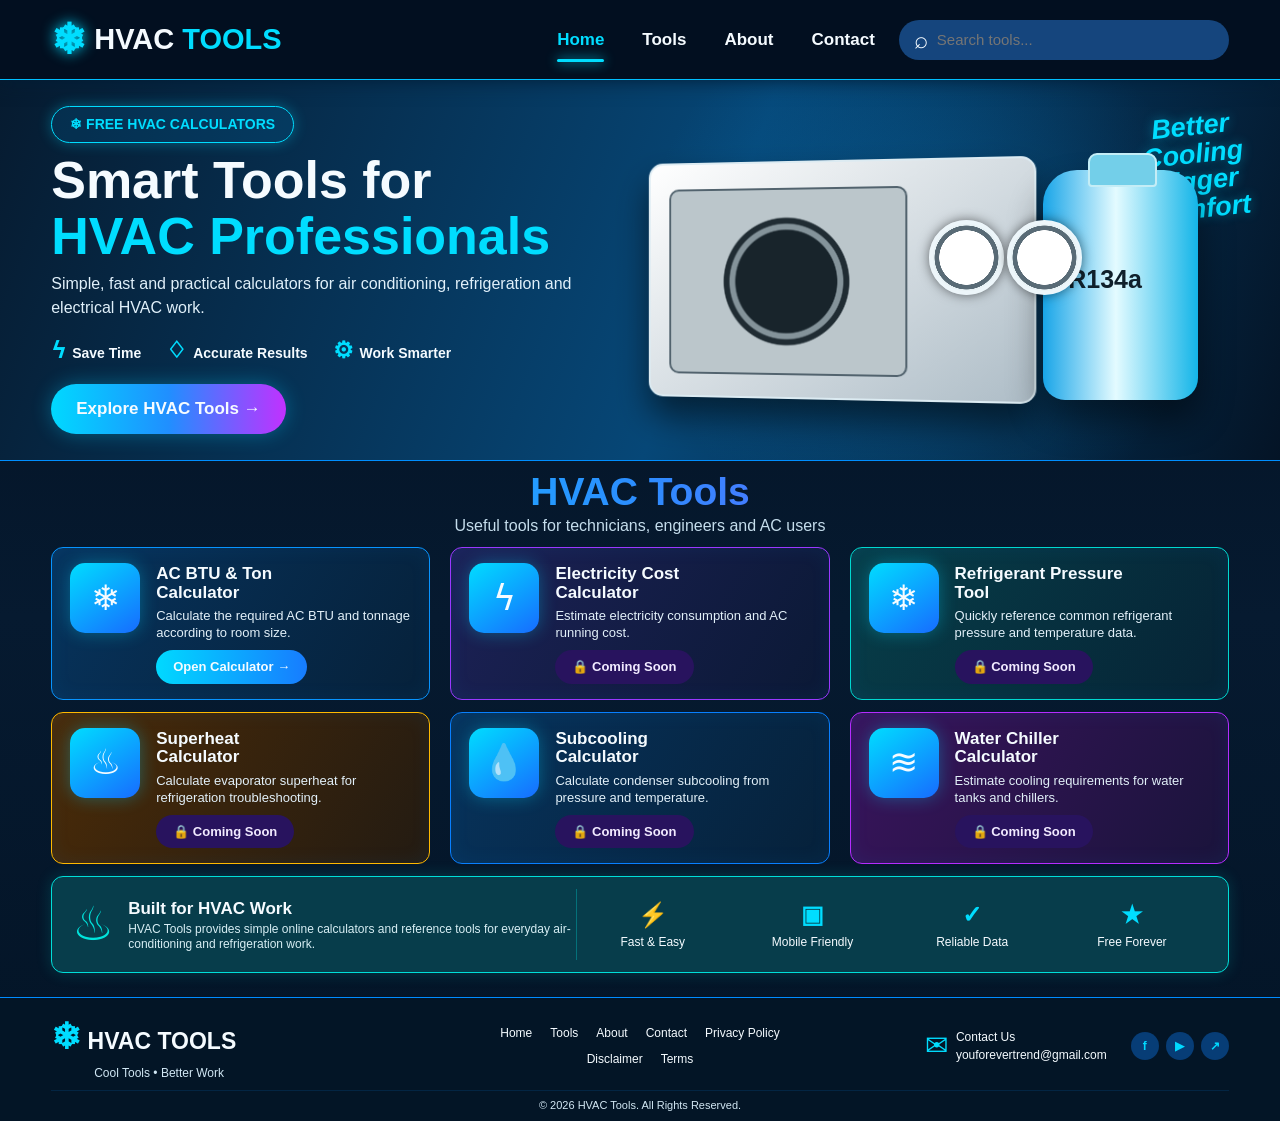
<file: index-10.html>
<!doctype html>
<html lang="en">
<head>
<meta charset="utf-8">
<meta name="viewport" content="width=device-width,initial-scale=1">
<meta name="description" content="Free HVAC calculators and practical AC tools for technicians and AC users.">
<title>HVAC Tools - Free AC & HVAC Calculators</title>
<style>
:root{--bg:#031426;--bg2:#061d35;--cyan:#00dcff;--blue:#168cff;--purple:#9a36ff;--text:#f5fbff;--muted:#bfd8e9}
*{box-sizing:border-box;margin:0;padding:0}
html{scroll-behavior:smooth}
body{font-family:Arial,Helvetica,sans-serif;color:var(--text);background:linear-gradient(180deg,#020e1d,#061a30 55%,#031426);line-height:1.5}
a{text-decoration:none;color:inherit}
.container{width:min(1340px,92%);margin:auto}

/* NAV */
.navbar{min-height:66px;display:flex;align-items:center;gap:24px;padding:8px 4%;background:#020f20;border-bottom:1px solid #00bfff;position:sticky;top:0;z-index:50;box-shadow:0 0 18px #001d35}
.logo{display:flex;align-items:center;gap:8px;font-size:29px;font-weight:900;white-space:nowrap}
.logo .snow{font-size:42px;color:#00ddff;text-shadow:0 0 14px #00ddff}
.logo strong,.gradient{color:#00ddff}
.nav{display:flex;gap:38px;margin-left:auto}
.nav a{font-weight:700;font-size:17px;padding:14px 0;position:relative}
.nav a:hover,.nav a.active{color:#00ddff}
.nav a.active:after{content:"";position:absolute;left:0;right:0;bottom:4px;height:3px;background:#00ddff;box-shadow:0 0 12px #00ddff;border-radius:5px}
.search{width:330px;height:40px;border-radius:25px;background:#15457d;display:flex;align-items:center;padding:0 15px}
.search span{font-size:24px;margin-right:9px}
.search input{width:100%;border:0;outline:0;background:transparent;color:#fff;font-size:15px}

/* HERO */
.hero{overflow:hidden;min-height:380px;border-bottom:1px solid #008fff;background:radial-gradient(circle at 72% 50%,#0878bd66,transparent 30%),linear-gradient(110deg,#061b30,#064777 55%,#041426)}
.hero-inner{min-height:380px;display:grid;grid-template-columns:48% 52%;align-items:center}
.badge{display:inline-flex;gap:8px;align-items:center;padding:7px 18px;border:1px solid #00ddff;border-radius:25px;color:#00ddff;background:#007bc52b;box-shadow:0 0 14px #00ddff55;font-weight:800;font-size:14px}
.hero h1{font-size:52px;line-height:1.06;margin:10px 0 8px;font-weight:900}
.hero p{max-width:590px;font-size:16px;color:#e0f0fa}
.features{display:flex;gap:25px;flex-wrap:wrap;margin:13px 0 17px}
.feature{font-size:14px;font-weight:700}
.feature b{font-size:23px;color:#00ddff;margin-right:6px}
.cta{display:inline-block;padding:12px 25px;border-radius:28px;background:linear-gradient(90deg,#00d9ff,#208fff,#c131ff);font-size:17px;font-weight:800;box-shadow:0 0 20px #00cfff55}

/* VISUAL */
.visual{height:350px;position:relative}
.ac{position:absolute;left:4%;top:65px;width:390px;height:240px;border-radius:15px;background:linear-gradient(145deg,#fff,#aebdc7);border:2px solid #dcebf2;box-shadow:0 20px 35px #0008;transform:perspective(700px) rotateY(-7deg)}
.ac:before{content:"";position:absolute;left:20px;top:25px;width:240px;height:185px;border:2px solid #52636e;border-radius:10px;background:radial-gradient(circle,#18242b 0 34%,#84939a 35% 38%,#202c33 39% 42%,#bbc6cb 43% 100%)}
.gauges{position:absolute;z-index:3;left:51%;top:125px;display:flex}
.gauge{width:75px;height:75px;border-radius:50%;background:radial-gradient(circle,#fff 0 57%,#596b76 58% 67%,#e8f2f5 68%);border:4px solid #edf6fa;box-shadow:0 0 12px #0008}
.gauge+ .gauge{margin-left:3px}
.cyl{position:absolute;z-index:2;right:5%;top:75px;width:155px;height:230px;border-radius:34px 34px 22px 22px;background:linear-gradient(90deg,#18a5e8,#e4fbff 47%,#14b5e8);box-shadow:0 20px 35px #0007}
.cyl:before{content:"";position:absolute;left:45px;top:-17px;width:65px;height:30px;border-radius:9px 9px 4px 4px;background:#73cfe9;border:2px solid #c4edf6}
.cyl:after{content:"R134a";position:absolute;left:25px;top:91px;color:#10202b;font-size:25px;font-weight:900}
.cool{position:absolute;right:-3%;top:18px;color:#00ddff;font-size:27px;line-height:1.02;text-align:center;font-style:italic;font-weight:900;transform:rotate(-6deg);text-shadow:0 0 12px #00ddff66}

/* TOOLS */
.tools{padding:10px 0 14px}
.heading{text-align:center;margin-bottom:9px}
.heading h2{font-size:39px;line-height:1.1;background:linear-gradient(90deg,#00ddff,#2c8dff,#a63bff);-webkit-background-clip:text;background-clip:text;color:transparent}
.heading p{color:#c5ddec;font-size:16px}
.grid{display:grid;grid-template-columns:repeat(3,1fr);gap:12px 20px}
.card{min-height:146px;padding:15px 18px;border:1px solid #0794ff;border-radius:12px;display:grid;grid-template-columns:70px 1fr;gap:16px;background:linear-gradient(120deg,#07335c,#06213a);box-shadow:inset 0 0 20px #008cff14}
.card:nth-child(2){border-color:#9a38ff;background:linear-gradient(120deg,#1c2156,#0b1935)}
.card:nth-child(3){border-color:#00d8d0;background:linear-gradient(120deg,#073e49,#062335)}
.card:nth-child(4){border-color:#ffb900;background:linear-gradient(120deg,#4a2b08,#231b12)}
.card:nth-child(5){border-color:#087fff}
.card:nth-child(6){border-color:#b52cff;background:linear-gradient(120deg,#39145c,#1a143b)}
.icon{width:70px;height:70px;border-radius:15px;display:grid;place-items:center;font-size:35px;background:linear-gradient(145deg,#00ddff,#176cff);box-shadow:0 0 18px #00d9ff55}
.card h3{font-size:17px;line-height:1.1;margin:2px 0 6px}
.card p{font-size:13px;line-height:1.3;color:#e2f0f9}
.btn{display:inline-block;margin-top:8px;padding:7px 17px;border-radius:20px;background:linear-gradient(90deg,#00d9ff,#177cff);font-size:13px;font-weight:800}
.soon{background:#28135e;color:#f1eaff;box-shadow:none}

/* INFO + FOOTER */
.info{margin-top:12px;border:1px solid #00ded8;border-radius:12px;padding:12px 20px;display:grid;grid-template-columns:1.6fr 2fr;align-items:center;background:#073d4b;box-shadow:0 0 15px #00ded82e}
.info-left{display:flex;align-items:center;gap:14px;border-right:1px solid #00dcd855}
.info-left .big{font-size:47px;color:#00e4dc}.info-left h3{font-size:17px}.info-left p{font-size:12px;max-width:470px;color:#d7eef4;line-height:1.3}
.info-items{display:grid;grid-template-columns:repeat(4,1fr);gap:8px}
.info-item{text-align:center;font-size:12px}.info-item b{display:block;color:#00ddff;font-size:24px}
footer{border-top:1px solid #008cff;background:#031526;margin-top:10px;padding:12px 0 8px}
.footer{display:grid;grid-template-columns:1.2fr 1fr 1.2fr;align-items:center;gap:20px}
.footer-logo{font-size:23px;font-weight:900}.footer-logo span{color:#00ddff;font-size:36px}.tag{font-size:12px;margin-left:43px;color:#d1e7f4}
.footer-links{display:flex;flex-wrap:wrap;justify-content:center;gap:8px 18px;font-size:12px}
.contact{justify-self:end;display:flex;align-items:center;gap:8px;font-size:12px}.mail{font-size:28px;color:#00ddff}.social{display:flex;gap:7px;margin-left:16px}.social a{width:28px;height:28px;border-radius:50%;display:grid;place-items:center;background:#073d76;color:#00d9ff;font-weight:bold}
.copy{border-top:1px solid #008cff22;margin-top:8px;padding-top:6px;text-align:center;font-size:11px;color:#d2e7f3}

/* RESPONSIVE */
@media(max-width:1050px){
  .nav{gap:20px}.search{width:230px}.hero h1{font-size:44px}.grid{gap:10px}
}
@media(max-width:820px){
  .navbar{flex-wrap:wrap}.nav{order:3;width:100%;justify-content:center}.search{margin-left:auto}
  .hero-inner{grid-template-columns:1fr;text-align:center}.hero{padding-top:20px}.hero p{margin:auto}.features{justify-content:center}
  .visual{width:100%;max-width:600px;margin:auto;transform:scale(.85);transform-origin:top center}
  .grid{grid-template-columns:repeat(2,1fr)}
  .info{grid-template-columns:1fr}.info-left{border-right:0;border-bottom:1px solid #00dcd855;padding-bottom:10px}.info-items{padding-top:10px}
  .footer{grid-template-columns:1fr;text-align:center}.contact{justify-self:center}.tag{margin-left:0}
}
@media(max-width:560px){
  .logo{font-size:22px}.logo .snow{font-size:34px}.search{order:2;width:100%;margin:0}.nav{gap:15px}.nav a{font-size:14px}
  .hero h1{font-size:35px}.hero{min-height:610px}.hero-inner{min-height:610px}.visual{transform:scale(.64);height:300px;margin-top:-25px}
  .grid{grid-template-columns:1fr}.heading h2{font-size:31px}.info-items{grid-template-columns:repeat(2,1fr);row-gap:10px}
}
</style>
</head>
<body>

<header class="navbar">
  <a class="logo" href="index.html"><span class="snow">❄</span>HVAC <strong>TOOLS</strong></a>
  <nav class="nav">
    <a class="active" href="index.html">Home</a>
    <a href="#tools">Tools</a>
    <a href="about.html">About</a>
    <a href="Contact.html">Contact</a>
  </nav>
  <div class="search"><span>⌕</span><input id="search" type="search" placeholder="Search tools..."></div>
</header>

<section class="hero">
  <div class="container hero-inner">
    <div>
      <span class="badge">❄ FREE HVAC CALCULATORS</span>
      <h1>Smart Tools for<br><span class="gradient">HVAC Professionals</span></h1>
      <p>Simple, fast and practical calculators for air conditioning, refrigeration and electrical HVAC work.</p>
      <div class="features">
        <span class="feature"><b>ϟ</b>Save Time</span>
        <span class="feature"><b>♢</b>Accurate Results</span>
        <span class="feature"><b>⚙</b>Work Smarter</span>
      </div>
      <a class="cta" href="#tools">Explore HVAC Tools →</a>
    </div>
    <div class="visual">
      <div class="ac"></div>
      <div class="gauges"><div class="gauge"></div><div class="gauge"></div></div>
      <div class="cyl"></div>
      <div class="cool">Better<br>Cooling<br>Bigger<br>Comfort</div>
    </div>
  </div>
</section>

<main id="tools" class="tools">
<div class="container">
  <div class="heading"><h2>HVAC Tools</h2><p>Useful tools for technicians, engineers and AC users</p></div>

  <div class="grid" id="grid">
    <article class="card" data-name="AC BTU Ton Calculator">
      <div class="icon">❄</div><div><h3>AC BTU &amp; Ton<br>Calculator</h3><p>Calculate the required AC BTU and tonnage according to room size.</p><a class="btn" href="btu-calculator.html">Open Calculator →</a></div>
    </article>
    <article class="card" data-name="Electricity Cost Calculator"><div class="icon">ϟ</div><div><h3>Electricity Cost<br>Calculator</h3><p>Estimate electricity consumption and AC running cost.</p><span class="btn soon">🔒 Coming Soon</span></div></article>
    <article class="card" data-name="Refrigerant Pressure Tool"><div class="icon">❄</div><div><h3>Refrigerant Pressure<br>Tool</h3><p>Quickly reference common refrigerant pressure and temperature data.</p><span class="btn soon">🔒 Coming Soon</span></div></article>
    <article class="card" data-name="Superheat Calculator"><div class="icon">♨</div><div><h3>Superheat<br>Calculator</h3><p>Calculate evaporator superheat for refrigeration troubleshooting.</p><span class="btn soon">🔒 Coming Soon</span></div></article>
    <article class="card" data-name="Subcooling Calculator"><div class="icon">💧</div><div><h3>Subcooling<br>Calculator</h3><p>Calculate condenser subcooling from pressure and temperature.</p><span class="btn soon">🔒 Coming Soon</span></div></article>
    <article class="card" data-name="Water Chiller Calculator"><div class="icon">≋</div><div><h3>Water Chiller<br>Calculator</h3><p>Estimate cooling requirements for water tanks and chillers.</p><span class="btn soon">🔒 Coming Soon</span></div></article>
  </div>

  <section class="info">
    <div class="info-left"><span class="big">♨</span><div><h3>Built for HVAC Work</h3><p>HVAC Tools provides simple online calculators and reference tools for everyday air-conditioning and refrigeration work.</p></div></div>
    <div class="info-items">
      <div class="info-item"><b>⚡</b>Fast &amp; Easy</div><div class="info-item"><b>▣</b>Mobile Friendly</div><div class="info-item"><b>✓</b>Reliable Data</div><div class="info-item"><b>★</b>Free Forever</div>
    </div>
  </section>
</div>
</main>

<footer>
<div class="container footer">
  <div><div class="footer-logo"><span>❄</span> HVAC <strong>TOOLS</strong></div><div class="tag">Cool Tools • Better Work</div></div>
  <nav class="footer-links">
    <a href="index.html">Home</a><a href="#tools">Tools</a><a href="about.html">About</a><a href="Contact.html">Contact</a>
    <a href="Privacy.html">Privacy Policy</a><a href="Disclaimer.html">Disclaimer</a><a href="Terms.html">Terms</a>
  </nav>
  <div class="contact"><span class="mail">✉</span><span>Contact Us<br>youforevertrend@gmail.com</span><div class="social"><a href="#">f</a><a href="#">▶</a><a href="#">↗</a></div></div>
</div>
<div class="container copy">© 2026 HVAC Tools. All Rights Reserved.</div>
</footer>

<script>
const input=document.getElementById("search");
const cards=document.querySelectorAll(".card");
input.addEventListener("input",()=>{
  const q=input.value.toLowerCase().trim();
  cards.forEach(c=>c.style.display=c.dataset.name.toLowerCase().includes(q)?"":"none");
});
</script>
</body>
</html>
</file>
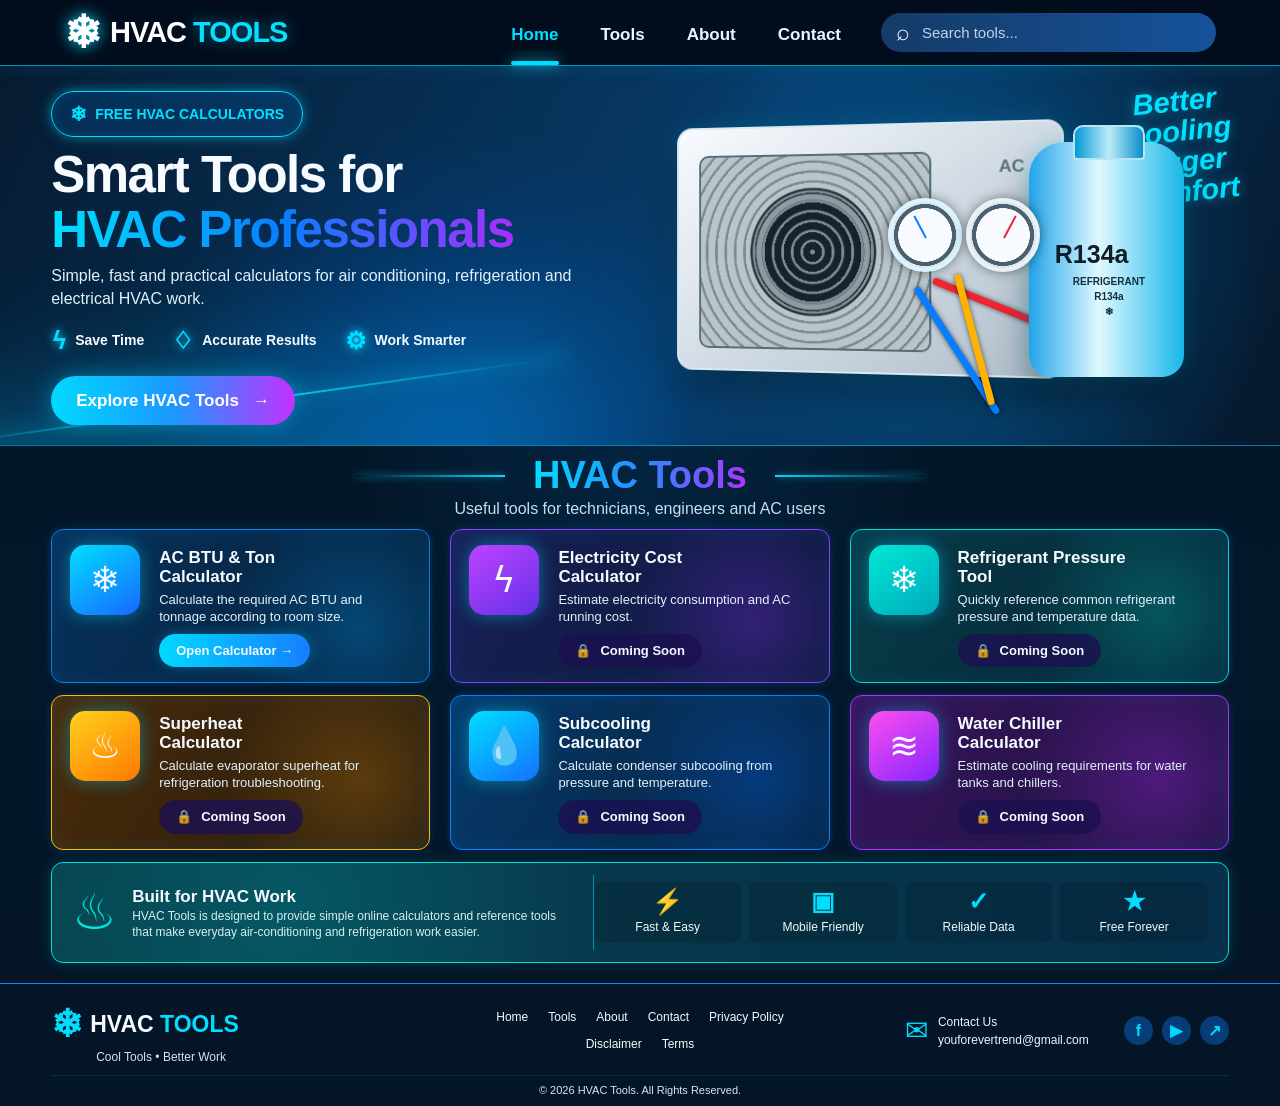
<file: index-8.html>
<!DOCTYPE html>
<html lang="en">
<head>
<meta charset="UTF-8">
<meta name="viewport" content="width=device-width, initial-scale=1.0">
<meta name="description" content="Free HVAC calculators and practical tools for air conditioning, refrigeration and electrical HVAC work.">
<meta name="keywords" content="HVAC tools, AC BTU calculator, refrigeration pressure, superheat, subcooling, water chiller">
<meta name="author" content="HVAC Tools">

<title>HVAC Tools - Free AC & HVAC Calculators</title>

<style>
:root{
  --bg:#031426;
  --bg2:#061d35;
  --card:#08233c;
  --cyan:#00d9ff;
  --blue:#168cff;
  --purple:#8a35ff;
  --text:#f5fbff;
  --muted:#b8d2e6;
  --line:rgba(0,220,255,.55);
}

*{box-sizing:border-box;margin:0;padding:0}

html{scroll-behavior:smooth}

body{
  font-family:Arial,Helvetica,sans-serif;
  background:
    radial-gradient(circle at 50% 20%,rgba(0,149,255,.12),transparent 35%),
    linear-gradient(180deg,#020f20 0%,#04182b 55%,#031426 100%);
  color:var(--text);
  line-height:1.5;
}

a{text-decoration:none;color:inherit}

.container{
  width:min(1330px,92%);
  margin:auto;
}

/* ================= NAVBAR ================= */

.navbar{
  height:66px;
  display:flex;
  align-items:center;
  justify-content:space-between;
  gap:25px;
  padding:0 5%;
  background:rgba(2,14,29,.96);
  border-bottom:1px solid rgba(0,221,255,.65);
  position:sticky;
  top:0;
  z-index:1000;
  box-shadow:0 0 18px rgba(0,190,255,.15);
}

.logo{
  display:flex;
  align-items:center;
  gap:9px;
  font-size:29px;
  font-weight:900;
  letter-spacing:-1px;
  white-space:nowrap;
}

.logo-icon{
  color:#00dcff;
  font-size:45px;
  line-height:1;
  text-shadow:0 0 15px #00d9ff;
}

.logo span{color:#fff}
.logo strong{
  color:#08dfff;
  text-shadow:0 0 15px rgba(0,217,255,.5);
}

.nav-links{
  display:flex;
  align-items:center;
  gap:42px;
  margin-left:auto;
}

.nav-links a{
  font-size:17px;
  font-weight:700;
  color:#e7f5ff;
  padding:21px 0 17px;
  position:relative;
}

.nav-links a:hover,
.nav-links a.active{color:#00dfff}

.nav-links a.active:after{
  content:"";
  position:absolute;
  height:4px;
  left:0;
  right:0;
  bottom:-1px;
  background:#00dcff;
  box-shadow:0 0 14px #00dcff;
  border-radius:5px;
}

.search{
  width:335px;
  height:39px;
  border-radius:25px;
  background:linear-gradient(90deg,#153b68,#15529a);
  display:flex;
  align-items:center;
  padding:0 15px;
  margin-left:15px;
}

.search-icon{
  font-size:23px;
  margin-right:12px;
}

.search input{
  width:100%;
  border:0;
  outline:0;
  background:transparent;
  color:#fff;
  font-size:15px;
}

.search input::placeholder{color:#c4d5e7}

/* ================= HERO ================= */

.hero{
  min-height:370px;
  position:relative;
  overflow:hidden;
  border-bottom:1px solid rgba(0,217,255,.5);
  background:
    radial-gradient(circle at 75% 55%,rgba(0,159,255,.34),transparent 31%),
    radial-gradient(circle at 35% 100%,rgba(0,102,255,.28),transparent 35%),
    linear-gradient(115deg,#061b31 0%,#063c6a 55%,#06182c 100%);
}

.hero:before{
  content:"";
  position:absolute;
  width:700px;
  height:170px;
  left:-120px;
  bottom:-100px;
  background:#00bfff;
  filter:blur(65px);
  opacity:.28;
  transform:rotate(-9deg);
}

.hero:after{
  content:"";
  position:absolute;
  width:650px;
  height:2px;
  left:-80px;
  bottom:42px;
  background:linear-gradient(90deg,transparent,#00dcff,transparent);
  transform:rotate(-8deg);
  box-shadow:0 0 20px #00dcff;
}

.hero-inner{
  min-height:370px;
  display:grid;
  grid-template-columns:49% 51%;
  align-items:center;
  position:relative;
  z-index:2;
}

.hero-content{padding:25px 0 20px}

.badge{
  display:inline-flex;
  align-items:center;
  gap:8px;
  border:1px solid #00ddff;
  border-radius:25px;
  padding:7px 18px;
  color:#03dfff;
  font-weight:800;
  font-size:14px;
  background:rgba(0,105,190,.22);
  box-shadow:0 0 13px rgba(0,217,255,.5), inset 0 0 12px rgba(0,217,255,.1);
  margin-bottom:10px;
}

.badge .snow{font-size:20px}

.hero h1{
  font-size:51px;
  line-height:1.08;
  font-weight:900;
  letter-spacing:-1.5px;
  margin-bottom:7px;
}

.gradient-text{
  background:linear-gradient(90deg,#00dfff,#087eff,#a92dff);
  -webkit-background-clip:text;
  background-clip:text;
  color:transparent;
}

.hero p{
  max-width:600px;
  color:#e0f1fc;
  font-size:16px;
  line-height:1.45;
  margin-bottom:12px;
}

.features{
  display:flex;
  gap:28px;
  flex-wrap:wrap;
  margin:8px 0 17px;
}

.feature{
  display:flex;
  align-items:center;
  gap:8px;
  font-size:14px;
  font-weight:700;
}

.feature i{
  font-style:normal;
  font-size:24px;
  color:#00dcff;
  text-shadow:0 0 10px #00dcff;
}

.cta{
  display:inline-flex;
  align-items:center;
  gap:14px;
  padding:12px 25px;
  border-radius:28px;
  color:#fff;
  font-size:17px;
  font-weight:800;
  background:linear-gradient(90deg,#00d9ff,#1c98ff,#c132ff);
  box-shadow:0 0 22px rgba(0,205,255,.42);
  transition:.25s;
}

.cta:hover{
  transform:translateY(-2px);
  box-shadow:0 0 30px rgba(0,205,255,.7);
}

/* HVAC illustration */

.hero-visual{
  height:100%;
  min-height:350px;
  position:relative;
  display:flex;
  align-items:center;
  justify-content:center;
}

.ac-unit{
  width:390px;
  height:250px;
  border-radius:16px;
  position:absolute;
  left:40px;
  top:58px;
  background:linear-gradient(145deg,#f8fbff,#aebdca);
  border:2px solid #d9e8f1;
  box-shadow:0 18px 40px rgba(0,0,0,.38),0 0 25px rgba(0,194,255,.2);
  transform:perspective(700px) rotateY(-8deg);
}

.ac-unit:before{
  content:"";
  position:absolute;
  left:22px;
  top:27px;
  width:235px;
  height:194px;
  border:2px solid #566c79;
  border-radius:10px;
  background:
    repeating-radial-gradient(circle at center,#7d8b92 0 2px,transparent 3px 10px),
    radial-gradient(circle,#17232c 0 34%,#8d9ca3 35% 38%,#202d35 39% 42%,#bac5ca 43% 100%);
}

.ac-unit:after{
  content:"AC";
  position:absolute;
  right:35px;
  top:30px;
  color:#60717c;
  font-size:17px;
  font-weight:bold;
}

.gauge-set{
  position:absolute;
  z-index:4;
  left:260px;
  top:132px;
  display:flex;
  gap:4px;
}

.gauge{
  width:74px;
  height:74px;
  border-radius:50%;
  background:radial-gradient(circle,#f7fbff 0 57%,#4c6070 58% 66%,#dce7ed 67%);
  border:4px solid #e8f1f5;
  box-shadow:0 0 12px rgba(0,0,0,.45);
  position:relative;
}

.gauge:before{
  content:"";
  position:absolute;
  width:2px;
  height:25px;
  background:#ef2638;
  left:50%;
  top:11px;
  transform-origin:bottom;
  transform:rotate(28deg);
}

.gauge.blue{border-color:#d9f3ff}
.gauge.blue:before{background:#147cff;transform:rotate(-28deg)}

.hose{
  position:absolute;
  height:7px;
  border-radius:10px;
  transform-origin:left center;
  box-shadow:0 0 5px rgba(0,0,0,.6);
}
.hose.red{background:#ef2534;width:145px;left:305px;top:211px;transform:rotate(22deg)}
.hose.blue{background:#087eff;width:150px;left:288px;top:218px;transform:rotate(57deg)}
.hose.yellow{background:#ffb300;width:135px;left:329px;top:205px;transform:rotate(75deg)}

.cylinder{
  width:155px;
  height:235px;
  position:absolute;
  right:45px;
  top:76px;
  border-radius:35px 35px 22px 22px;
  background:linear-gradient(90deg,#21a4e9,#dff9ff 45%,#19b7e9);
  box-shadow:0 20px 35px rgba(0,0,0,.35),0 0 22px rgba(0,220,255,.25);
  z-index:3;
}

.cylinder:before{
  content:"";
  position:absolute;
  width:68px;
  height:31px;
  top:-17px;
  left:44px;
  border-radius:10px 10px 4px 4px;
  background:linear-gradient(90deg,#0799d7,#bcecf8,#078dc8);
  border:2px solid #b7e5f1;
}

.cylinder:after{
  content:"R134a";
  position:absolute;
  top:94px;
  left:26px;
  color:#101d27;
  font-size:25px;
  font-weight:900;
}

.cylinder-label{
  position:absolute;
  top:132px;
  left:44px;
  font-size:10px;
  color:#123040;
  font-weight:800;
  text-align:center;
}

.cooling-text{
  position:absolute;
  right:-15px;
  top:20px;
  width:130px;
  font-size:29px;
  line-height:1.05;
  font-weight:800;
  font-style:italic;
  color:#00e0ff;
  text-align:center;
  transform:rotate(-6deg);
  text-shadow:0 0 13px rgba(0,220,255,.45);
}

/* ================= TOOLS ================= */

.tools-section{
  padding:9px 0 10px;
  background:
    radial-gradient(circle at 50% 10%,rgba(0,140,255,.07),transparent 35%);
}

.section-title{
  text-align:center;
  margin-bottom:6px;
}

.title-line{
  display:flex;
  align-items:center;
  justify-content:center;
  gap:28px;
}

.title-line:before,
.title-line:after{
  content:"";
  width:150px;
  height:2px;
  background:linear-gradient(90deg,transparent,#00dcff);
  box-shadow:0 0 7px rgba(0,217,255,.6);
}

.title-line:after{
  background:linear-gradient(90deg,#00dcff,transparent);
}

.section-title h2{
  font-size:38px;
  line-height:1.1;
  font-weight:900;
  background:linear-gradient(90deg,#00dfff,#278bff,#ae35ff);
  -webkit-background-clip:text;
  background-clip:text;
  color:transparent;
}

.section-title p{
  font-size:16px;
  color:#c3dff0;
  margin-top:0;
}

.tool-grid{
  display:grid;
  grid-template-columns:repeat(3,1fr);
  gap:12px 20px;
  margin-top:8px;
}

.tool-card{
  min-height:145px;
  position:relative;
  overflow:hidden;
  border:1px solid #087ee8;
  border-radius:12px;
  padding:15px 18px;
  display:grid;
  grid-template-columns:72px 1fr;
  gap:17px;
  background:
    radial-gradient(circle at 82% 65%,rgba(0,160,255,.28),transparent 40%),
    linear-gradient(120deg,#07315b,#06213a);
  box-shadow:inset 0 0 20px rgba(0,170,255,.1),0 0 8px rgba(0,150,255,.2);
}

.tool-card:nth-child(2){
  border-color:#9139ff;
  background:radial-gradient(circle at 80% 60%,rgba(137,45,255,.3),transparent 40%),linear-gradient(120deg,#182057,#0a1936);
}
.tool-card:nth-child(3){
  border-color:#00d8d0;
  background:radial-gradient(circle at 82% 55%,rgba(0,221,202,.25),transparent 42%),linear-gradient(120deg,#073c48,#062235);
}
.tool-card:nth-child(4){
  border-color:#ffb900;
  background:radial-gradient(circle at 82% 55%,rgba(255,160,0,.22),transparent 42%),linear-gradient(120deg,#4a2b08,#231b12);
}
.tool-card:nth-child(5){
  border-color:#087fff;
  background:radial-gradient(circle at 82% 55%,rgba(0,110,255,.3),transparent 42%),linear-gradient(120deg,#063a6c,#071f38);
}
.tool-card:nth-child(6){
  border-color:#b52cff;
  background:radial-gradient(circle at 82% 55%,rgba(180,40,255,.3),transparent 42%),linear-gradient(120deg,#39135e,#1a143b);
}

.tool-icon{
  width:70px;
  height:70px;
  border-radius:15px;
  display:flex;
  align-items:center;
  justify-content:center;
  font-size:36px;
  background:linear-gradient(145deg,#00dfff,#1768ff);
  box-shadow:0 0 18px rgba(0,217,255,.45);
}

.tool-card:nth-child(2) .tool-icon{background:linear-gradient(145deg,#bd43ff,#6530e9)}
.tool-card:nth-child(3) .tool-icon{background:linear-gradient(145deg,#00e9d5,#00a9bc)}
.tool-card:nth-child(4) .tool-icon{background:linear-gradient(145deg,#ffd21c,#ff7800)}
.tool-card:nth-child(5) .tool-icon{background:linear-gradient(145deg,#00dfff,#1470ff)}
.tool-card:nth-child(6) .tool-icon{background:linear-gradient(145deg,#ff4df0,#8425ff)}

.tool-info h3{
  font-size:17px;
  line-height:1.12;
  margin:3px 0 6px;
}

.tool-info p{
  color:#e2f1fb;
  font-size:13px;
  line-height:1.3;
  max-width:280px;
}

.tool-btn{
  display:inline-flex;
  align-items:center;
  gap:9px;
  margin-top:8px;
  padding:7px 17px;
  border-radius:20px;
  font-size:13px;
  font-weight:800;
  background:linear-gradient(90deg,#00d9ff,#167fff);
  box-shadow:0 0 13px rgba(0,207,255,.3);
}

.lock{
  color:#fff;
  opacity:.9;
}

.coming{
  background:rgba(28,16,80,.8);
  box-shadow:none;
}

/* ================= INFO BAR ================= */

.info-bar{
  margin-top:12px;
  min-height:90px;
  border:1px solid #00ded8;
  border-radius:12px;
  background:
    radial-gradient(circle at 20% 50%,rgba(0,218,216,.18),transparent 35%),
    linear-gradient(90deg,#073e4a,#06304b);
  box-shadow:0 0 15px rgba(0,224,218,.18);
  display:grid;
  grid-template-columns:1.7fr 2fr;
  align-items:center;
  padding:12px 20px;
}

.info-left{
  display:flex;
  align-items:center;
  gap:15px;
  border-right:1px solid rgba(0,220,255,.55);
  min-height:65px;
}

.info-icon{
  font-size:50px;
  color:#00e4dc;
}

.info-left h3{font-size:17px}
.info-left p{
  font-size:12px;
  line-height:1.3;
  max-width:430px;
  color:#d7eef4;
}

.info-items{
  display:grid;
  grid-template-columns:repeat(4,1fr);
  gap:8px;
}

.info-item{
  min-height:61px;
  display:flex;
  align-items:center;
  justify-content:center;
  flex-direction:column;
  text-align:center;
  gap:4px;
  border-radius:8px;
  background:rgba(0,0,0,.14);
  font-size:12px;
  color:#f1fbff;
}

.info-item b{
  font-size:25px;
  color:#00ddff;
  line-height:1;
}

/* ================= FOOTER ================= */

footer{
  margin-top:10px;
  border-top:1px solid #008cff;
  background:#031526;
  padding:12px 0 8px;
}

.footer-grid{
  display:grid;
  grid-template-columns:1.25fr 1fr 1.25fr;
  align-items:center;
  gap:25px;
  padding-bottom:9px;
}

.footer-logo{
  font-size:23px;
  font-weight:900;
  display:flex;
  align-items:center;
  gap:7px;
}

.footer-logo .snow{font-size:38px;color:#00dcff}
.footer-logo strong{color:#00dfff}

.footer-tag{
  color:#d1e7f4;
  font-size:12px;
  margin-left:45px;
  margin-top:-5px;
}

.footer-links{
  display:flex;
  justify-content:center;
  flex-wrap:wrap;
  gap:9px 20px;
  font-size:12px;
}

.footer-links a:hover{color:#00dcff}

.contact{
  justify-self:end;
  display:flex;
  align-items:center;
  gap:10px;
}

.mail{
  font-size:28px;
  color:#00dcff;
}

.contact small{
  display:block;
  color:#e7f8ff;
  font-size:12px;
}

.socials{
  display:flex;
  gap:9px;
  margin-left:25px;
}

.social{
  width:29px;
  height:29px;
  border-radius:50%;
  display:flex;
  align-items:center;
  justify-content:center;
  background:#073d76;
  color:#00d9ff;
  font-weight:900;
}

.copyright{
  border-top:1px solid rgba(0,160,255,.18);
  padding-top:6px;
  text-align:center;
  color:#d2e7f3;
  font-size:11px;
}

/* ================= RESPONSIVE ================= */

@media(max-width:1100px){
  .nav-links{gap:20px}
  .search{width:220px}
  .hero h1{font-size:42px}
  .hero-visual{transform:scale(.86)}
  .tool-grid{gap:10px}
}

@media(max-width:850px){
  .navbar{
    height:auto;
    min-height:65px;
    flex-wrap:wrap;
    padding:8px 4%;
  }
  .nav-links{
    order:3;
    width:100%;
    justify-content:center;
    gap:25px;
  }
  .search{margin-left:auto}
  .hero-inner{
    grid-template-columns:1fr;
  }
  .hero-content{text-align:center}
  .hero p{margin-left:auto;margin-right:auto}
  .features{justify-content:center}
  .hero-visual{min-height:330px}
  .tool-grid{grid-template-columns:repeat(2,1fr)}
  .info-bar{grid-template-columns:1fr}
  .info-left{
    border-right:0;
    border-bottom:1px solid rgba(0,220,255,.45);
    padding-bottom:10px;
  }
  .info-items{padding-top:10px}
  .footer-grid{grid-template-columns:1fr;text-align:center}
  .contact{justify-self:center}
  .footer-tag{margin-left:0}
}

@media(max-width:600px){
  .logo{font-size:23px}
  .logo-icon{font-size:36px}
  .search{width:100%;order:2;margin:0}
  .nav-links{gap:15px;font-size:14px}
  .nav-links a{font-size:14px;padding:8px 0}
  .hero h1{font-size:36px}
  .hero{min-height:650px}
  .hero-inner{min-height:650px}
  .hero-visual{transform:scale(.68);margin-top:-45px}
  .tool-grid{grid-template-columns:1fr}
  .title-line:before,.title-line:after{width:55px}
  .section-title h2{font-size:30px}
  .info-items{grid-template-columns:repeat(2,1fr)}
  .footer-links{gap:8px 14px}
  .contact{flex-wrap:wrap;justify-content:center}
}
</style>
</head>

<body>

<!-- ================= NAVIGATION ================= -->
<header class="navbar">
  <a href="index.html" class="logo">
    <span class="logo-icon">❄</span>
    <span>HVAC <strong>TOOLS</strong></span>
  </a>

  <nav class="nav-links">
    <a href="index.html" class="active">Home</a>
    <a href="#tools">Tools</a>
    <a href="about.html">About</a>
    <a href="Contact.html">Contact</a>
  </nav>

  <div class="search">
    <span class="search-icon">⌕</span>
    <input id="toolSearch" type="search" placeholder="Search tools..." aria-label="Search tools">
  </div>
</header>


<!-- ================= HERO ================= -->
<section class="hero">
  <div class="container hero-inner">

    <div class="hero-content">
      <div class="badge"><span class="snow">❄</span> FREE HVAC CALCULATORS</div>

      <h1>
        Smart Tools for<br>
        <span class="gradient-text">HVAC Professionals</span>
      </h1>

      <p>
        Simple, fast and practical calculators for air conditioning,
        refrigeration and electrical HVAC work.
      </p>

      <div class="features">
        <div class="feature"><i>ϟ</i> Save Time</div>
        <div class="feature"><i>♢</i> Accurate Results</div>
        <div class="feature"><i>⚙</i> Work Smarter</div>
      </div>

      <a href="#tools" class="cta">Explore HVAC Tools <span>→</span></a>
    </div>

    <div class="hero-visual" aria-label="HVAC equipment illustration">
      <div class="ac-unit"></div>

      <div class="gauge-set">
        <div class="gauge blue"></div>
        <div class="gauge"></div>
      </div>

      <div class="hose red"></div>
      <div class="hose blue"></div>
      <div class="hose yellow"></div>

      <div class="cylinder">
        <div class="cylinder-label">REFRIGERANT<br>R134a<br>❄</div>
      </div>

      <div class="cooling-text">
        Better<br>
        Cooling<br>
        Bigger<br>
        Comfort
      </div>
    </div>

  </div>
</section>


<!-- ================= TOOLS ================= -->
<main id="tools" class="tools-section">
  <div class="container">

    <div class="section-title">
      <div class="title-line">
        <h2>HVAC Tools</h2>
      </div>
      <p>Useful tools for technicians, engineers and AC users</p>
    </div>

    <div class="tool-grid" id="toolGrid">

      <!-- TOOL 1 - ACTIVE -->
      <article class="tool-card" data-name="AC BTU Ton Calculator">
        <div class="tool-icon">❄</div>
        <div class="tool-info">
          <h3>AC BTU &amp; Ton<br>Calculator</h3>
          <p>Calculate the required AC BTU and tonnage according to room size.</p>
          <a class="tool-btn" href="btu-calculator.html">Open Calculator →</a>
        </div>
      </article>

      <!-- TOOL 2 -->
      <article class="tool-card" data-name="Electricity Cost Calculator">
        <div class="tool-icon">ϟ</div>
        <div class="tool-info">
          <h3>Electricity Cost<br>Calculator</h3>
          <p>Estimate electricity consumption and AC running cost.</p>
          <span class="tool-btn coming"><span class="lock">🔒</span> Coming Soon</span>
        </div>
      </article>

      <!-- TOOL 3 -->
      <article class="tool-card" data-name="Refrigerant Pressure Tool">
        <div class="tool-icon">❄</div>
        <div class="tool-info">
          <h3>Refrigerant Pressure<br>Tool</h3>
          <p>Quickly reference common refrigerant pressure and temperature data.</p>
          <span class="tool-btn coming"><span class="lock">🔒</span> Coming Soon</span>
        </div>
      </article>

      <!-- TOOL 4 -->
      <article class="tool-card" data-name="Superheat Calculator">
        <div class="tool-icon">♨</div>
        <div class="tool-info">
          <h3>Superheat<br>Calculator</h3>
          <p>Calculate evaporator superheat for refrigeration troubleshooting.</p>
          <span class="tool-btn coming"><span class="lock">🔒</span> Coming Soon</span>
        </div>
      </article>

      <!-- TOOL 5 -->
      <article class="tool-card" data-name="Subcooling Calculator">
        <div class="tool-icon">💧</div>
        <div class="tool-info">
          <h3>Subcooling<br>Calculator</h3>
          <p>Calculate condenser subcooling from pressure and temperature.</p>
          <span class="tool-btn coming"><span class="lock">🔒</span> Coming Soon</span>
        </div>
      </article>

      <!-- TOOL 6 -->
      <article class="tool-card" data-name="Water Chiller Calculator">
        <div class="tool-icon">≋</div>
        <div class="tool-info">
          <h3>Water Chiller<br>Calculator</h3>
          <p>Estimate cooling requirements for water tanks and chillers.</p>
          <span class="tool-btn coming"><span class="lock">🔒</span> Coming Soon</span>
        </div>
      </article>

    </div>


    <!-- ================= INFO STRIP ================= -->
    <section class="info-bar">
      <div class="info-left">
        <div class="info-icon">♨</div>
        <div>
          <h3>Built for HVAC Work</h3>
          <p>
            HVAC Tools is designed to provide simple online calculators
            and reference tools that make everyday air-conditioning and
            refrigeration work easier.
          </p>
        </div>
      </div>

      <div class="info-items">
        <div class="info-item"><b>⚡</b>Fast &amp; Easy</div>
        <div class="info-item"><b>▣</b>Mobile Friendly</div>
        <div class="info-item"><b>✓</b>Reliable Data</div>
        <div class="info-item"><b>★</b>Free Forever</div>
      </div>
    </section>

  </div>
</main>


<!-- ================= FOOTER ================= -->
<footer>
  <div class="container">

    <div class="footer-grid">

      <div>
        <div class="footer-logo">
          <span class="snow">❄</span>
          <span>HVAC <strong>TOOLS</strong></span>
        </div>
        <div class="footer-tag">Cool Tools • Better Work</div>
      </div>

      <nav class="footer-links">
        <a href="index.html">Home</a>
        <a href="#tools">Tools</a>
        <a href="about.html">About</a>
        <a href="Contact.html">Contact</a>
        <a href="Privacy.html">Privacy Policy</a>
        <a href="Disclaimer.html">Disclaimer</a>
        <a href="Terms.html">Terms</a>
      </nav>

      <div class="contact">
        <span class="mail">✉</span>
        <div>
          <small>Contact Us</small>
          <small>youforevertrend@gmail.com</small>
        </div>

        <div class="socials">
          <a class="social" href="#" aria-label="Facebook">f</a>
          <a class="social" href="#" aria-label="YouTube">▶</a>
          <a class="social" href="#" aria-label="Link">↗</a>
        </div>
      </div>

    </div>

    <div class="copyright">
      © 2026 HVAC Tools. All Rights Reserved.
    </div>

  </div>
</footer>


<script>
/* ================= TOOL SEARCH ================= */
const searchInput = document.getElementById("toolSearch");
const cards = document.querySelectorAll(".tool-card");

searchInput.addEventListener("input", function(){
  const query = this.value.toLowerCase().trim();

  cards.forEach(card => {
    const name = card.dataset.name.toLowerCase();
    card.style.display = name.includes(query) ? "" : "none";
  });
});
</script>

</body>
</html>
</file>
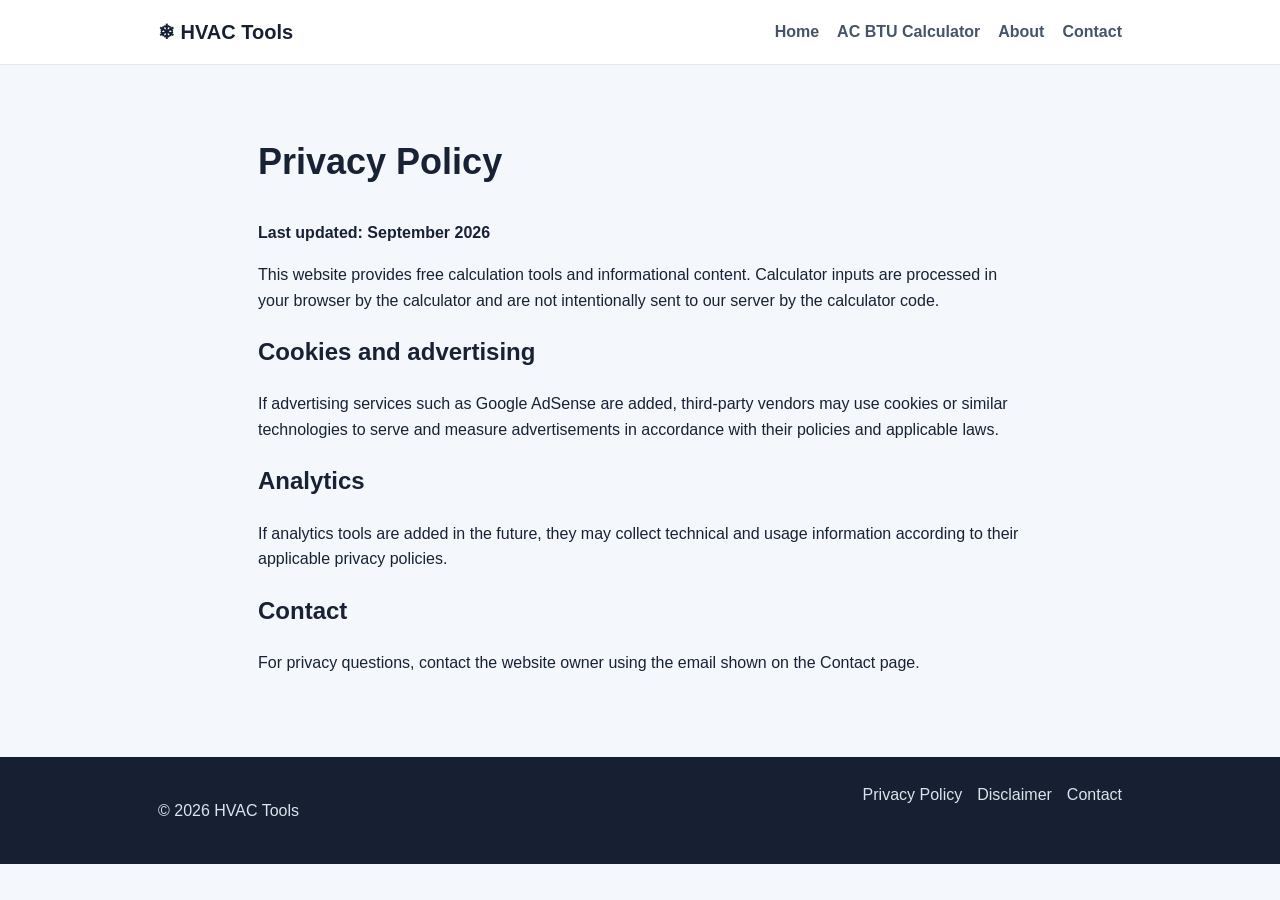
<file: privacy-policy.html>
<!doctype html><html lang="en"><head><meta charset="utf-8"><meta name="viewport" content="width=device-width,initial-scale=1"><title>Privacy Policy | HVAC Tools</title><meta name="description" content="Privacy policy for HVAC Tools."><link rel="stylesheet" href="style.css"></head><body>
<header><div class="wrap nav"><a class="logo" href="index.html">❄ HVAC Tools</a><nav><a href="index.html">Home</a><a href="ac-btu-calculator.html">AC BTU Calculator</a><a href="about.html">About</a><a href="contact.html">Contact</a></nav></div></header><main><section class="wrap section prose"><h1>Privacy Policy</h1><p><b>Last updated: September 2026</b></p><p>This website provides free calculation tools and informational content. Calculator inputs are processed in your browser by the calculator and are not intentionally sent to our server by the calculator code.</p><h2>Cookies and advertising</h2><p>If advertising services such as Google AdSense are added, third-party vendors may use cookies or similar technologies to serve and measure advertisements in accordance with their policies and applicable laws.</p><h2>Analytics</h2><p>If analytics tools are added in the future, they may collect technical and usage information according to their applicable privacy policies.</p><h2>Contact</h2><p>For privacy questions, contact the website owner using the email shown on the Contact page.</p></section></main><footer><div class="wrap"><p>© 2026 HVAC Tools</p><div><a href="privacy-policy.html">Privacy Policy</a><a href="disclaimer.html">Disclaimer</a><a href="contact.html">Contact</a></div></div></footer></body></html>
</file>
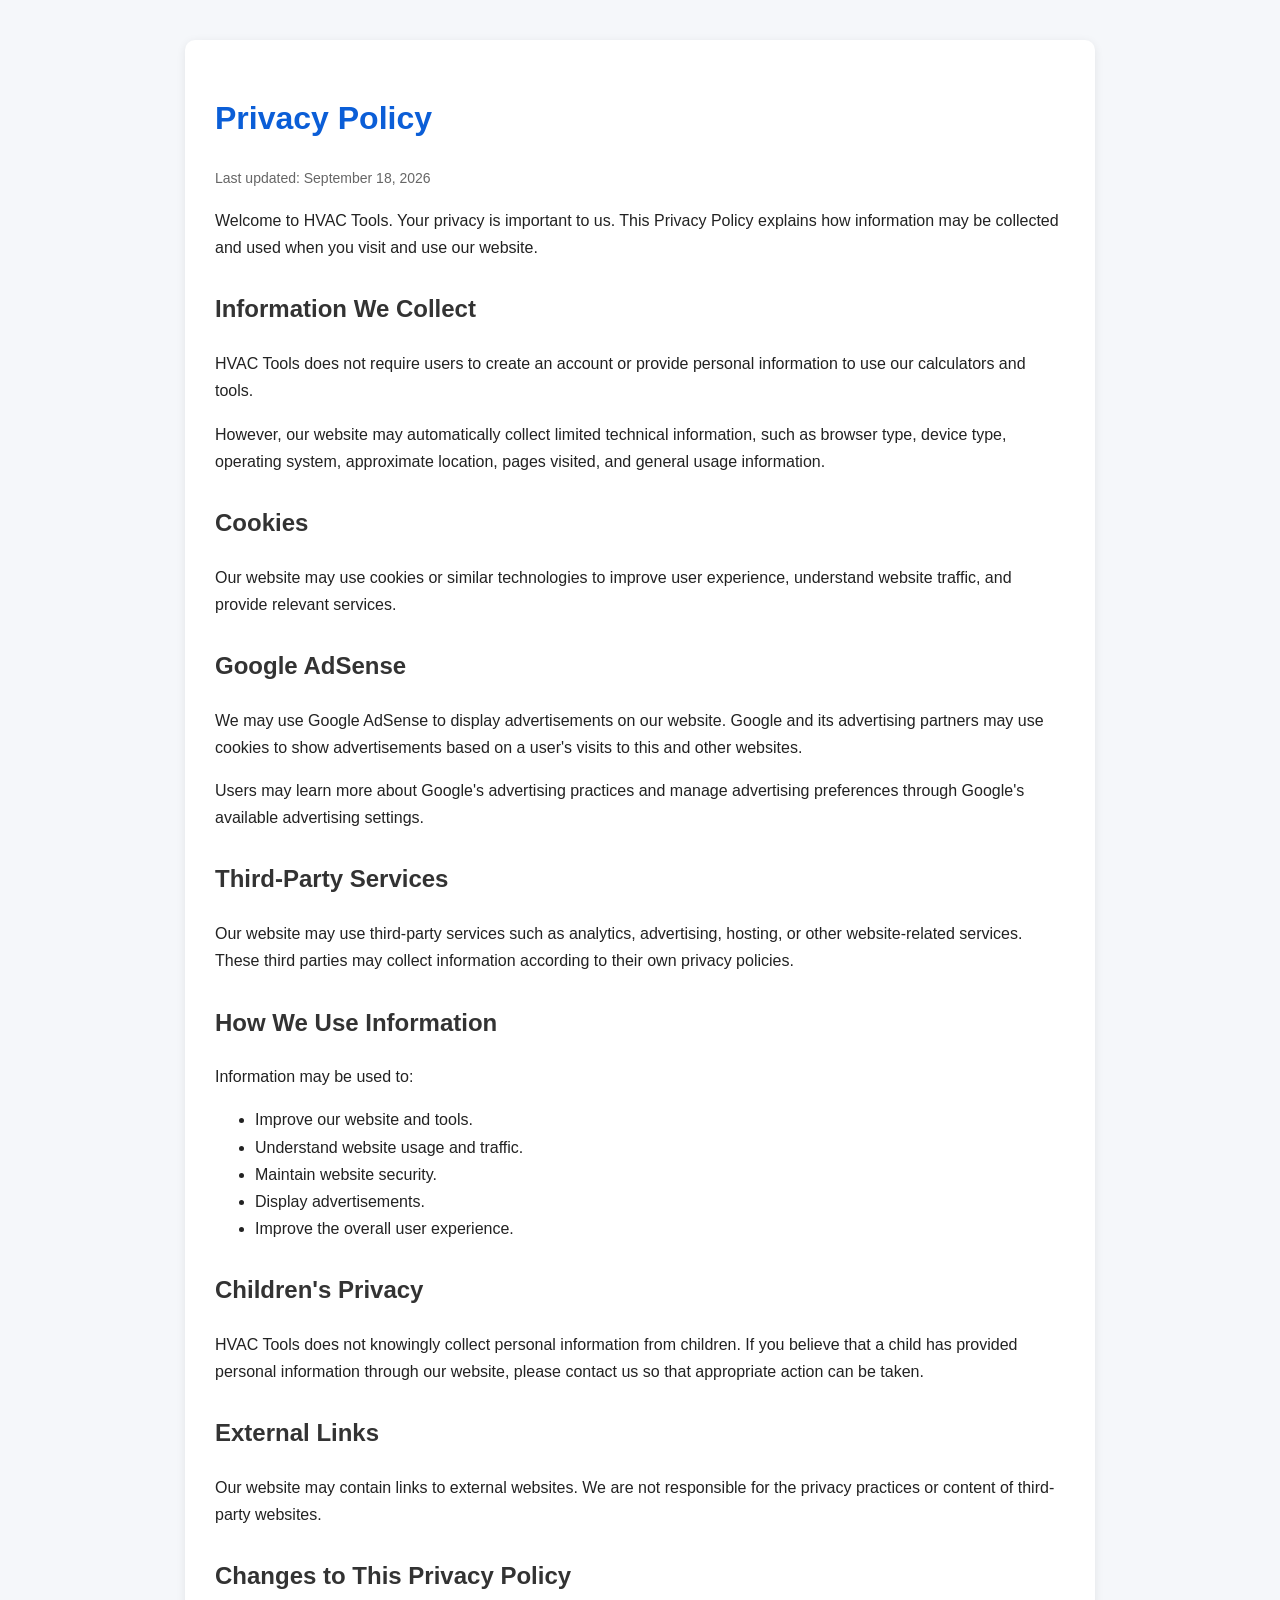
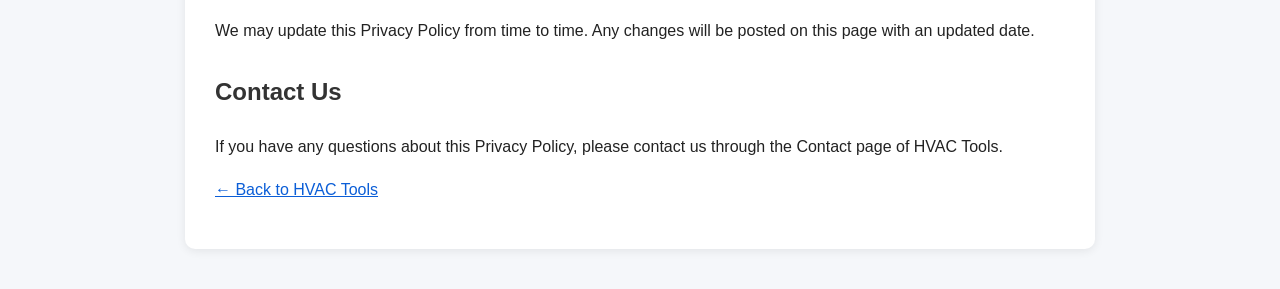
<file: Privacy.html>
<!DOCTYPE html>
<html lang="en">
<head>
  <meta charset="UTF-8">
  <meta name="viewport" content="width=device-width, initial-scale=1.0">
  <title>Privacy Policy - HVAC Tools</title>
  <meta name="description" content="Privacy Policy for HVAC Tools. Learn how we handle website visitors and information.">
  <style>
    body {
      font-family: Arial, sans-serif;
      line-height: 1.7;
      margin: 0;
      background: #f5f7fa;
      color: #222;
    }

    .container {
      max-width: 850px;
      margin: 40px auto;
      background: white;
      padding: 30px;
      border-radius: 10px;
      box-shadow: 0 2px 10px rgba(0,0,0,0.08);
    }

    h1 {
      color: #0b5ed7;
    }

    h2 {
      margin-top: 28px;
      color: #333;
    }

    a {
      color: #0b5ed7;
    }

    .date {
      color: #666;
      font-size: 14px;
    }
  </style>
</head>

<body>

<div class="container">

  <h1>Privacy Policy</h1>

  <p class="date">Last updated: September 18, 2026</p>

  <p>
    Welcome to HVAC Tools. Your privacy is important to us. This Privacy Policy
    explains how information may be collected and used when you visit and use
    our website.
  </p>

  <h2>Information We Collect</h2>

  <p>
    HVAC Tools does not require users to create an account or provide personal
    information to use our calculators and tools.
  </p>

  <p>
    However, our website may automatically collect limited technical information,
    such as browser type, device type, operating system, approximate location,
    pages visited, and general usage information.
  </p>

  <h2>Cookies</h2>

  <p>
    Our website may use cookies or similar technologies to improve user
    experience, understand website traffic, and provide relevant services.
  </p>

  <h2>Google AdSense</h2>

  <p>
    We may use Google AdSense to display advertisements on our website.
    Google and its advertising partners may use cookies to show advertisements
    based on a user's visits to this and other websites.
  </p>

  <p>
    Users may learn more about Google's advertising practices and manage
    advertising preferences through Google's available advertising settings.
  </p>

  <h2>Third-Party Services</h2>

  <p>
    Our website may use third-party services such as analytics, advertising,
    hosting, or other website-related services. These third parties may
    collect information according to their own privacy policies.
  </p>

  <h2>How We Use Information</h2>

  <p>
    Information may be used to:
  </p>

  <ul>
    <li>Improve our website and tools.</li>
    <li>Understand website usage and traffic.</li>
    <li>Maintain website security.</li>
    <li>Display advertisements.</li>
    <li>Improve the overall user experience.</li>
  </ul>

  <h2>Children's Privacy</h2>

  <p>
    HVAC Tools does not knowingly collect personal information from children.
    If you believe that a child has provided personal information through our
    website, please contact us so that appropriate action can be taken.
  </p>

  <h2>External Links</h2>

  <p>
    Our website may contain links to external websites. We are not responsible
    for the privacy practices or content of third-party websites.
  </p>

  <h2>Changes to This Privacy Policy</h2>

  <p>
    We may update this Privacy Policy from time to time. Any changes will be
    posted on this page with an updated date.
  </p>

  <h2>Contact Us</h2>

  <p>
    If you have any questions about this Privacy Policy, please contact us
    through the Contact page of HVAC Tools.
  </p>

  <p>
    <a href="index.html">← Back to HVAC Tools</a>
  </p>

</div>

</body>
</html>
</file>
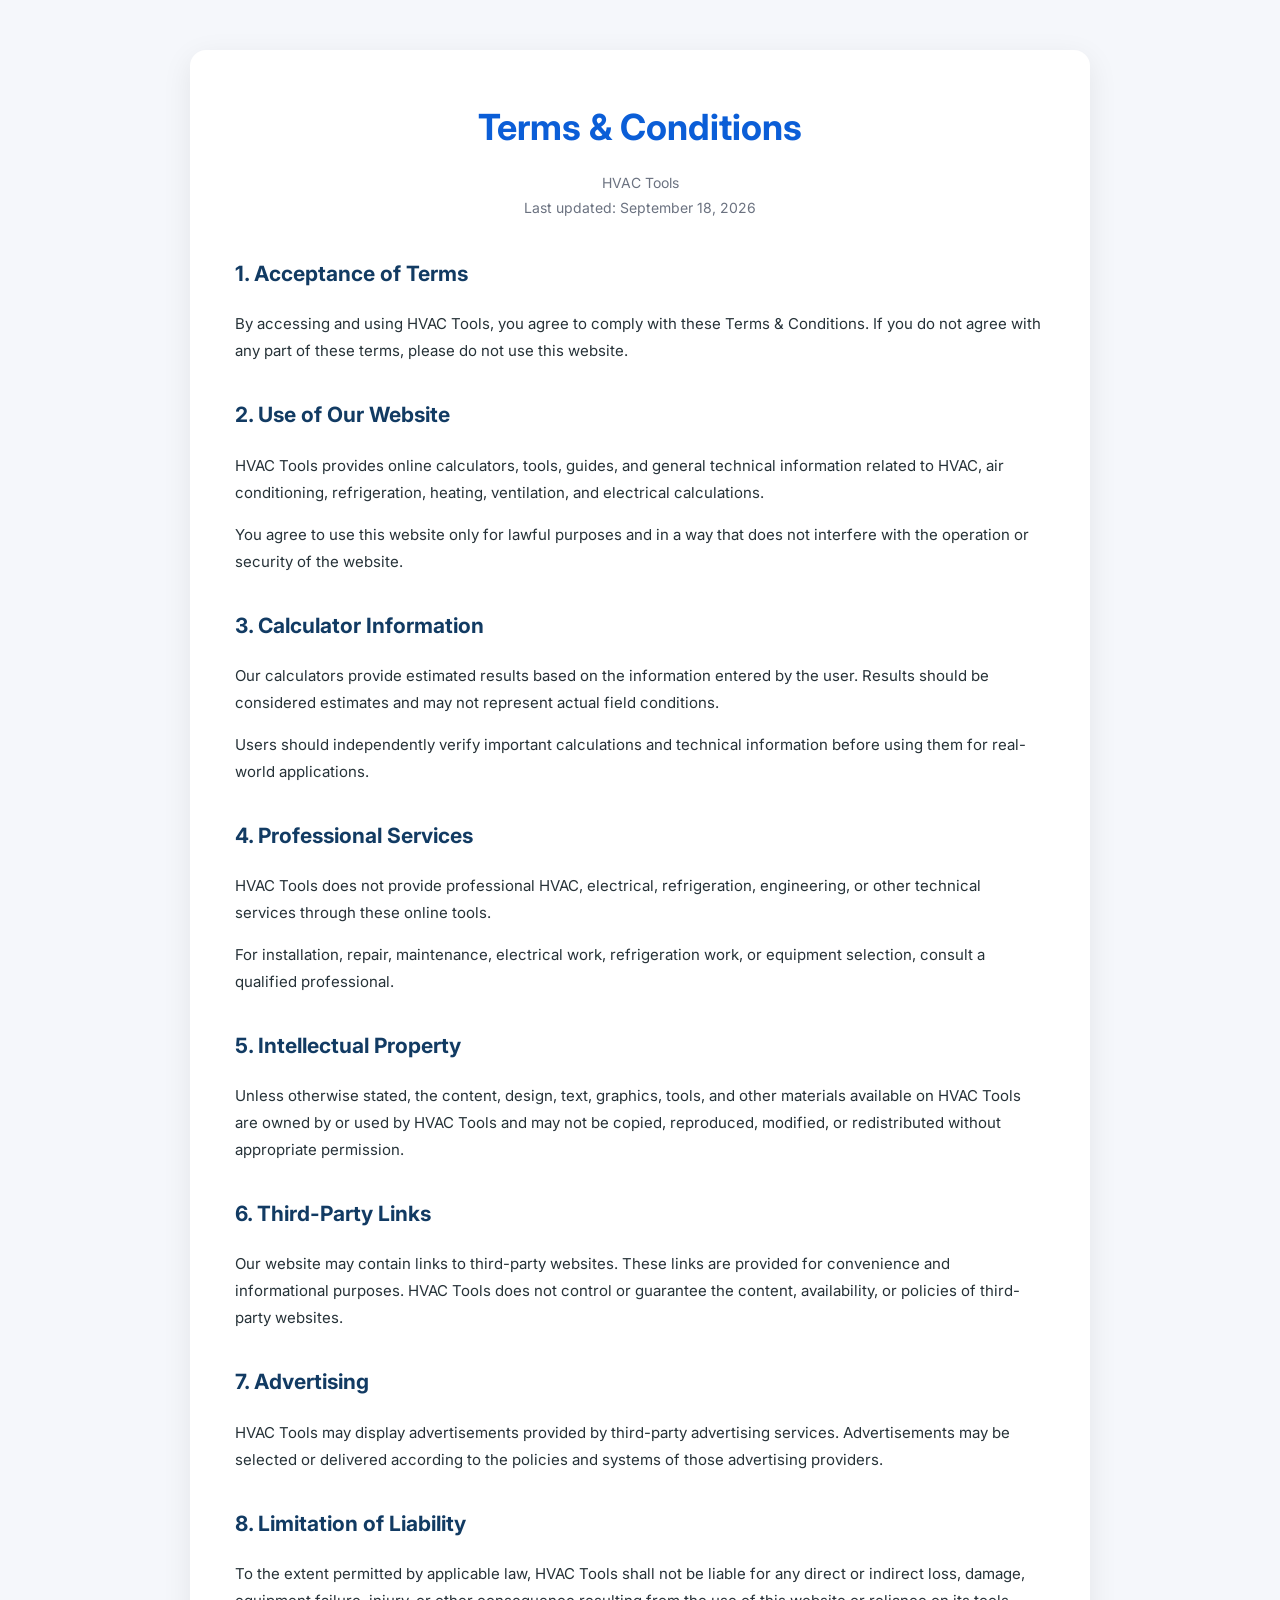
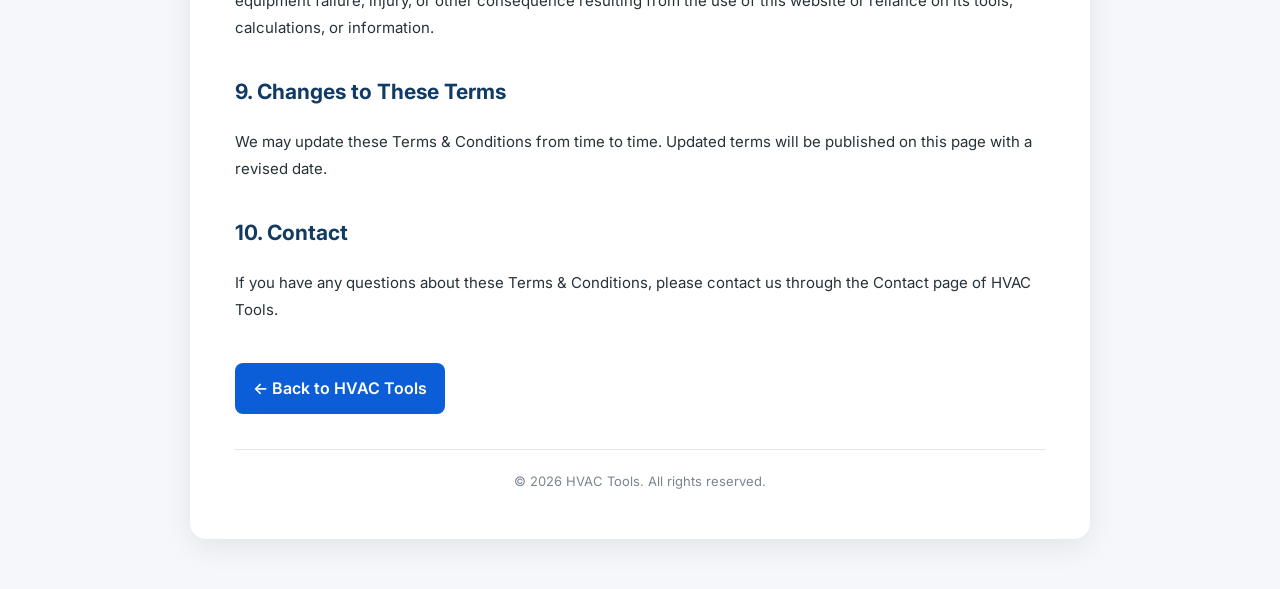
<file: Terms.html>
<!DOCTYPE html><html lang="en">
<head>
  <meta charset="UTF-8">
  <meta name="viewport" content="width=device-width, initial-scale=1.0">  <title>Terms & Conditions - HVAC Tools</title>
  <meta name="description" content="Terms and Conditions for HVAC Tools. Please read these terms before using our website and online calculators.">  <link rel="preconnect" href="https://fonts.googleapis.com">
  <link rel="preconnect" href="https://fonts.gstatic.com" crossorigin>
  <link href="https://fonts.googleapis.com/css2?family=Inter:wght@400;500;600;700&display=swap" rel="stylesheet">  <style>
    * {
      box-sizing: border-box;
    }

    body {
      margin: 0;
      padding: 0;
      background: #f5f7fb;
      color: #263238;
      font-family: "Inter", Arial, sans-serif;
      line-height: 1.8;
    }

    .container {
      max-width: 900px;
      margin: 50px auto;
      padding: 45px;
      background: #fff;
      border-radius: 16px;
      box-shadow: 0 8px 30px rgba(0,0,0,0.08);
    }

    .header {
      text-align: center;
      margin-bottom: 35px;
    }

    h1 {
      margin: 0 0 10px;
      color: #0b5ed7;
      font-size: 36px;
    }

    .updated {
      color: #6b7280;
      font-size: 14px;
    }

    h2 {
      margin-top: 32px;
      color: #123b63;
      font-size: 21px;
    }

    p, li {
      font-size: 15px;
    }

    ul {
      padding-left: 24px;
    }

    .back-link {
      display: inline-block;
      margin-top: 25px;
      padding: 11px 18px;
      background: #0b5ed7;
      color: white;
      text-decoration: none;
      border-radius: 8px;
      font-weight: 600;
    }

    .footer {
      margin-top: 35px;
      padding-top: 20px;
      border-top: 1px solid #e5e7eb;
      text-align: center;
      color: #7a8491;
      font-size: 13px;
    }

    @media (max-width: 600px) {
      .container {
        margin: 20px 12px;
        padding: 25px 20px;
      }

      h1 {
        font-size: 29px;
      }

      h2 {
        font-size: 19px;
      }

      p, li {
        font-size: 14px;
      }
    }
  </style></head><body><main class="container">  <div class="header">
    <h1>Terms & Conditions</h1>
    <div class="updated">
      HVAC Tools<br>
      Last updated: September 18, 2026
    </div>
  </div>  <h2>1. Acceptance of Terms</h2>  <p>
    By accessing and using HVAC Tools, you agree to comply with these
    Terms & Conditions. If you do not agree with any part of these terms,
    please do not use this website.
  </p>  <h2>2. Use of Our Website</h2>  <p>
    HVAC Tools provides online calculators, tools, guides, and general
    technical information related to HVAC, air conditioning, refrigeration,
    heating, ventilation, and electrical calculations.
  </p>  <p>
    You agree to use this website only for lawful purposes and in a way
    that does not interfere with the operation or security of the website.
  </p>  <h2>3. Calculator Information</h2>  <p>
    Our calculators provide estimated results based on the information
    entered by the user. Results should be considered estimates and may
    not represent actual field conditions.
  </p>  <p>
    Users should independently verify important calculations and technical
    information before using them for real-world applications.
  </p>  <h2>4. Professional Services</h2>  <p>
    HVAC Tools does not provide professional HVAC, electrical, refrigeration,
    engineering, or other technical services through these online tools.
  </p>  <p>
    For installation, repair, maintenance, electrical work, refrigeration
    work, or equipment selection, consult a qualified professional.
  </p>  <h2>5. Intellectual Property</h2>  <p>
    Unless otherwise stated, the content, design, text, graphics, tools,
    and other materials available on HVAC Tools are owned by or used by
    HVAC Tools and may not be copied, reproduced, modified, or redistributed
    without appropriate permission.
  </p>  <h2>6. Third-Party Links</h2>  <p>
    Our website may contain links to third-party websites. These links are
    provided for convenience and informational purposes. HVAC Tools does
    not control or guarantee the content, availability, or policies of
    third-party websites.
  </p>  <h2>7. Advertising</h2>  <p>
    HVAC Tools may display advertisements provided by third-party advertising
    services. Advertisements may be selected or delivered according to the
    policies and systems of those advertising providers.
  </p>  <h2>8. Limitation of Liability</h2>  <p>
    To the extent permitted by applicable law, HVAC Tools shall not be liable
    for any direct or indirect loss, damage, equipment failure, injury, or
    other consequence resulting from the use of this website or reliance on
    its tools, calculations, or information.
  </p>  <h2>9. Changes to These Terms</h2>  <p>
    We may update these Terms & Conditions from time to time. Updated terms
    will be published on this page with a revised date.
  </p>  <h2>10. Contact</h2>  <p>
    If you have any questions about these Terms & Conditions, please contact
    us through the Contact page of HVAC Tools.
  </p>  <a class="back-link" href="index.html">
    ← Back to HVAC Tools
  </a>  <div class="footer">
    © 2026 HVAC Tools. All rights reserved.
  </div></main></body>
</html>
</file>
<file: style.css>
*{box-sizing:border-box}body{margin:0;font-family:Arial,Helvetica,sans-serif;background:#f4f7fb;color:#182235;line-height:1.6}a{color:#0b5ed7;text-decoration:none}.wrap{max-width:1000px;margin:auto;padding:0 18px}header{background:#fff;border-bottom:1px solid #e4e8ee}.nav{min-height:64px;display:flex;align-items:center;justify-content:space-between;gap:15px}.logo{font-weight:800;font-size:20px;color:#172033}.nav nav{display:flex;gap:18px;flex-wrap:wrap}.nav nav a{font-weight:600;color:#46546a}.hero{background:#0b5ed7;color:#fff;padding:70px 0}.hero h1{font-size:clamp(32px,6vw,54px);line-height:1.08;max-width:720px;margin:12px 0}.hero p{font-size:18px;max-width:650px}.tag{font-size:12px;font-weight:800;letter-spacing:1px;opacity:.85}.btn,button{display:inline-block;background:#fff;color:#0b5ed7;border:0;border-radius:10px;padding:13px 18px;font-weight:800;cursor:pointer;margin-top:12px}.section{padding-top:38px;padding-bottom:20px}.cards{display:grid;grid-template-columns:repeat(3,1fr);gap:16px}.cards article,.tool,.info{background:#fff;padding:22px;border-radius:16px;box-shadow:0 5px 20px rgba(0,0,0,.06)}.icon{font-size:30px}.cards h3{margin-bottom:5px}.cards .soon span{font-size:12px;font-weight:700;color:#718096}.tool{max-width:850px;margin:auto}.formgrid{display:grid;grid-template-columns:1fr 1fr;gap:15px;margin-top:20px}.formgrid label{font-weight:700;font-size:14px}.formgrid input,.formgrid select{display:block;width:100%;margin-top:6px;padding:12px;border:1px solid #cbd5e1;border-radius:9px;font-size:16px;background:#fff}.tool button{background:#0b5ed7;color:#fff;width:100%;font-size:17px}.result{margin-top:20px;padding:20px;border-radius:14px;background:#eef5ff}.big{font-size:34px;font-weight:900}.pill{display:inline-block;background:#d9eaff;color:#0b5ed7;border-radius:20px;padding:6px 11px;font-weight:800}.resultgrid{display:grid;grid-template-columns:1fr 1fr;gap:12px;margin-top:15px}.box{background:#fff;padding:13px;border-radius:10px}.box strong{display:block;font-size:20px}.warning{background:#fff5df;padding:13px;border-radius:10px;margin-top:15px;font-size:14px}.prose{max-width:800px}.prose h1{font-size:36px}.info{margin-bottom:20px}footer{margin-top:45px;background:#172033;color:#dbe3ee;padding:25px 0}footer .wrap{display:flex;justify-content:space-between;gap:15px;flex-wrap:wrap}footer a{color:#dbe3ee;margin-left:15px}@media(max-width:700px){.cards{grid-template-columns:1fr}.formgrid,.resultgrid{grid-template-columns:1fr}.nav{align-items:flex-start;padding-top:13px;padding-bottom:13px;flex-direction:column}.hero{padding:50px 0}.hero h1{font-size:36px}}
</file>
